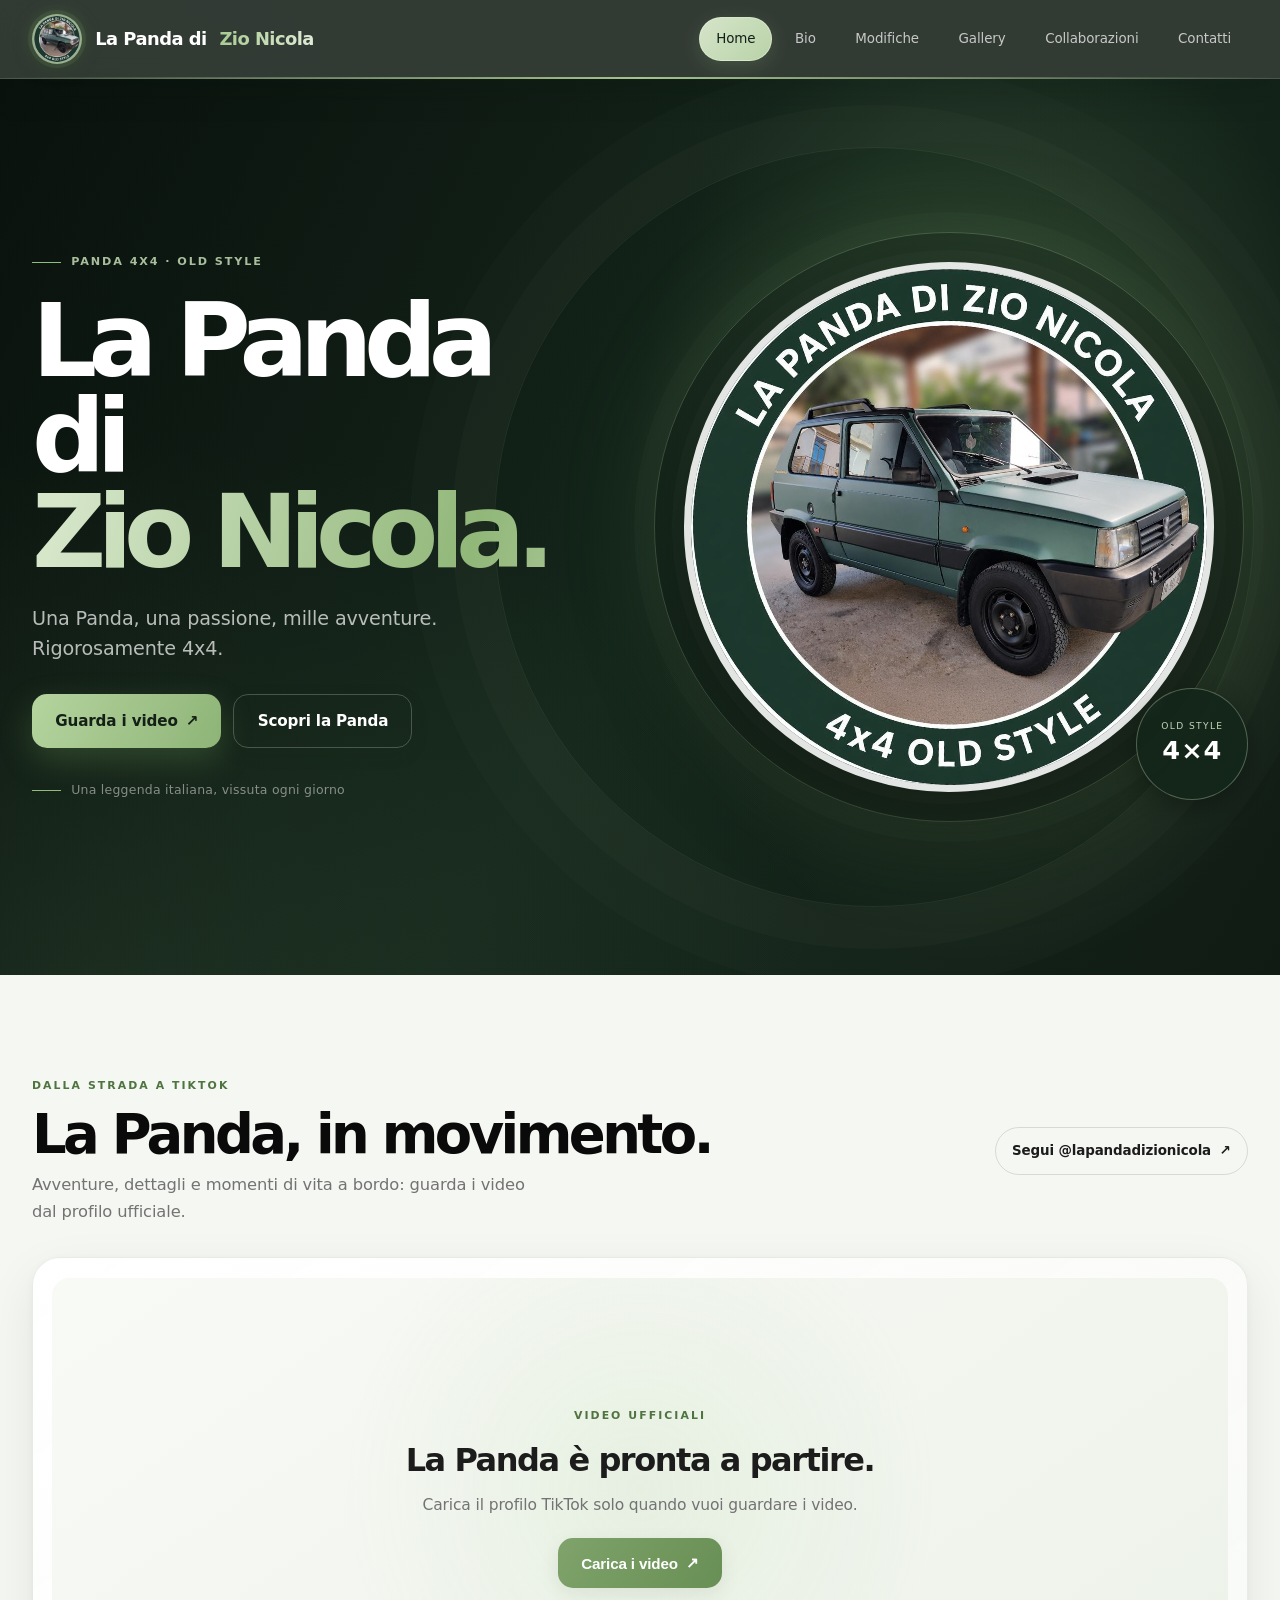
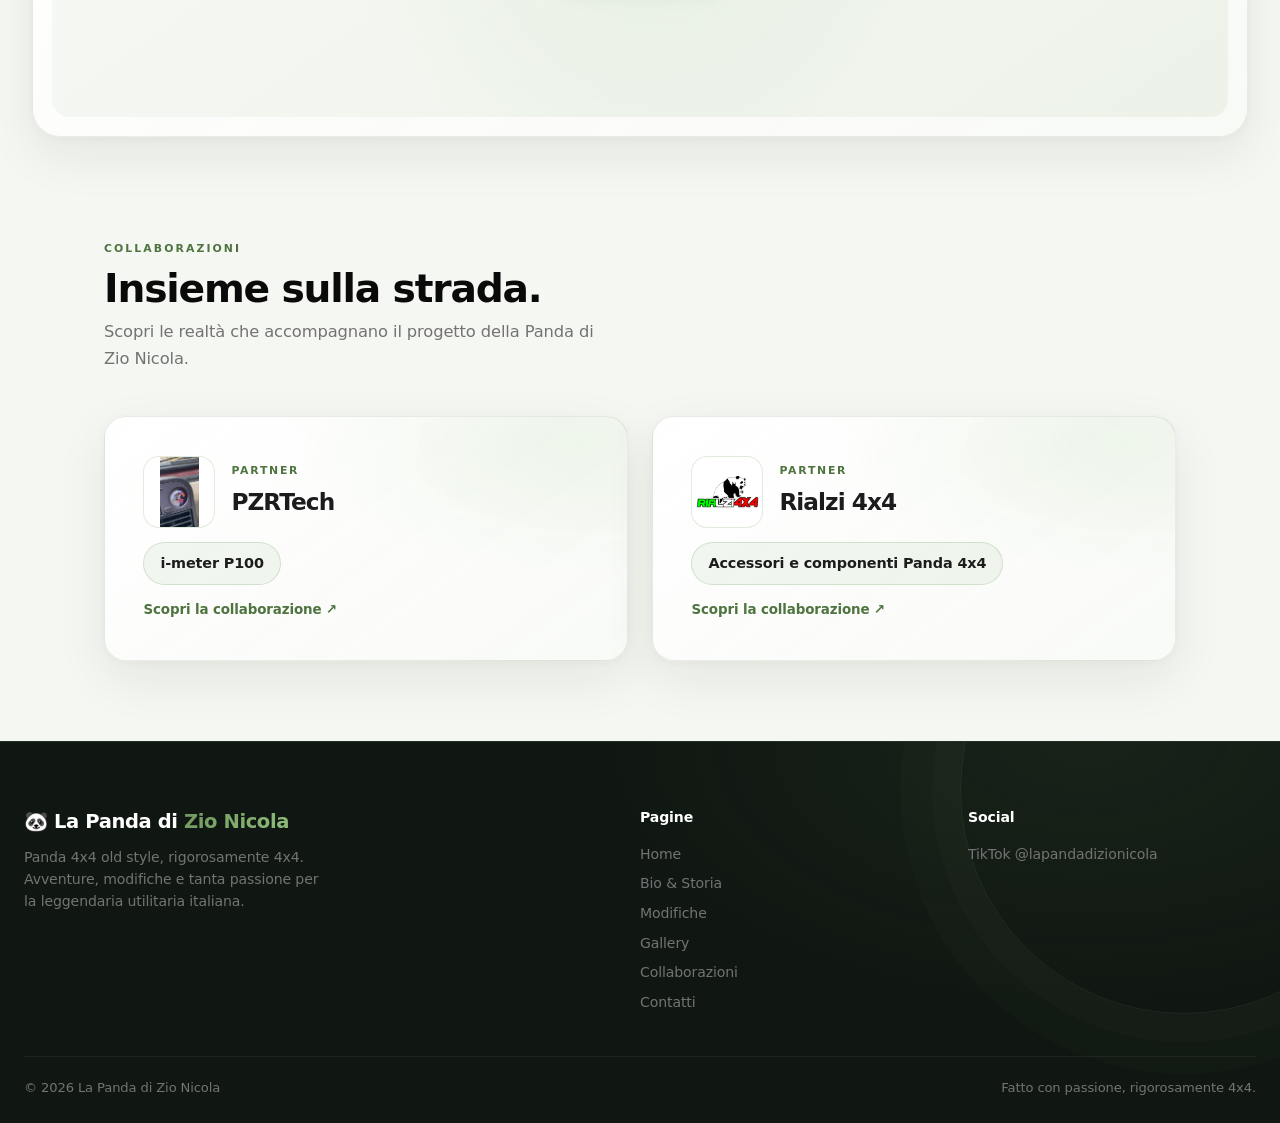
<file: index.html>
<!DOCTYPE html>
<html lang="it">
<head>
  <meta name="google-site-verification" content="DlG1tABhUDl9EbPX26I7Wb92DMGZ_enBdIQBBRDRj8Q" />
  <meta charset="UTF-8">
  <meta name="viewport" content="width=device-width, initial-scale=1.0">
  <title>La Panda di Zio Nicola | Home – Video TikTok</title>
  <meta name="description" content="Panda 4x4 old style rigorosamente 4x4. Avventure e modifiche della Panda di Zio Nicola. Guarda gli ultimi video TikTok.">
  <link rel="stylesheet" href="css/style.css">
  <link rel="icon" type="image/svg+xml" href="favicon.svg">
  <script>
    try {
      var pageVisitCount = Number(localStorage.getItem('panda-page-visit-count')) || 0;
      pageVisitCount += 1;
      localStorage.setItem('panda-page-visit-count', String(pageVisitCount));
      if (pageVisitCount % 3 !== 0) {
        document.documentElement.classList.add('intro-seen');
      }
    } catch (error) {
      document.documentElement.classList.add('intro-seen');
    }
  </script>
  <noscript><style>.site-loader { display: none !important; } body.is-loading { overflow: auto !important; }</style></noscript>
</head>
<body class="is-loading">

  <div class="site-loader" id="site-loader" role="status" aria-live="polite">
    <div class="loader-content">
      <div class="loader-photo-wrap" aria-hidden="true"><img class="loader-photo" src="TuleS-ottimizzata.jpg" alt=""></div>
      <p class="loader-kicker">LA PANDA DI ZIO NICOLA</p>
      <h2>La Panda è in partenza.</h2>
      <p class="loader-caption" aria-live="off">La prossima avventura comincia qui.</p>
      <div class="loader-track" aria-hidden="true"><span></span></div>
    </div>
  </div>

  <!-- Header -->
  <header class="site-header">
    <div class="header-inner">
      <a href="index.html" class="logo">
        <span class="logo-icon"><img src="TuleS-ottimizzata.jpg" alt=""></span>
        La Panda di <span>Zio Nicola</span>
      </a>
      <button class="menu-toggle" aria-label="Apri menu" onclick="document.querySelector('.nav').classList.toggle('open')">☰</button>
      <nav class="nav">
        <a href="index.html" class="active">Home</a>
        <a href="bio.html">Bio</a>
        <a href="modifiche.html">Modifiche</a>
        <a href="galleria.html">Gallery</a>
        <a href="collaborazioni.html">Collaborazioni</a>
        <a href="contatti.html">Contatti</a>
      </nav>
    </div>
  </header>

  <main>
    <section class="hero home-hero">
      <div class="home-hero-inner">
        <div class="home-hero-copy">
          <p class="hero-eyebrow"><span></span> PANDA 4X4 · OLD STYLE</p>
          <h1>La Panda di<br><span>Zio Nicola.</span></h1>
          <p class="tagline">Una Panda, una passione, mille avventure.<br>Rigorosamente 4x4.</p>
          <div class="hero-buttons">
            <a href="#video" class="btn btn-primary">Guarda i video <span aria-hidden="true">↗</span></a>
            <a href="modifiche.html" class="btn btn-outline">Scopri la Panda</a>
          </div>
          <p class="hero-signature"><span></span> Una leggenda italiana, vissuta ogni giorno</p>
        </div>
        <div class="home-hero-art">
          <div class="hero-art-ring"></div>
          <img class="hero-badge" src="TuleS-ottimizzata.jpg" alt="La Panda 4x4 verde di Zio Nicola" fetchpriority="high">
          <span class="hero-art-label">OLD STYLE<br><strong>4×4</strong></span>
        </div>
      </div>
    </section>

    <section class="container creator-section" id="video">
      <div class="creator-heading">
        <div>
          <p class="section-eyebrow">DALLA STRADA A TIKTOK</p>
          <h2 class="section-title">La Panda, in movimento.</h2>
          <p class="section-subtitle">Avventure, dettagli e momenti di vita a bordo: guarda i video dal profilo ufficiale.</p>
        </div>
        <a class="creator-link" href="https://www.tiktok.com/@lapandadizionicola" target="_blank" rel="noopener">
          Segui @lapandadizionicola <span aria-hidden="true">↗</span>
        </a>
      </div>

      <div class="creator-embed" id="creator-embed">
        <div class="creator-load">
          <p class="section-eyebrow">VIDEO UFFICIALI</p>
          <h3>La Panda è pronta a partire.</h3>
          <p>Carica il profilo TikTok solo quando vuoi guardare i video.</p>
          <button class="btn btn-primary" id="load-tiktok" type="button">Carica i video <span aria-hidden="true">↗</span></button>
        </div>
      </div>
      <script>
        document.getElementById('load-tiktok').addEventListener('click', function () {
          var embed = document.getElementById('creator-embed');
          embed.innerHTML = '<blockquote class="tiktok-embed" cite="https://www.tiktok.com/@lapandadizionicola" data-unique-id="lapandadizionicola" data-embed-from="oembed" data-embed-type="creator" style="max-width:780px;min-width:288px;width:100%"><section><a target="_blank" rel="noopener" href="https://www.tiktok.com/@lapandadizionicola">@lapandadizionicola</a></section></blockquote>';
          var script = document.createElement('script');
          script.src = 'https://www.tiktok.com/embed.js';
          script.async = true;
          embed.appendChild(script);
        }, { once: true });
      </script>
    </section>

    <section class="container collab-section" id="collab" aria-labelledby="collab-title">
      <div class="collab-heading">
        <p class="section-eyebrow">COLLABORAZIONI</p>
        <h2 class="section-title" id="collab-title">Insieme sulla strada.</h2>
        <p class="section-subtitle">Scopri le realtà che accompagnano il progetto della Panda di Zio Nicola.</p>
      </div>
      <a class="collab-card" href="collaborazioni.html" aria-label="Scopri la collaborazione con PZRTech">
        <div class="collab-brand">
          <img class="collab-home-image" src="imm/1.jpg" alt="">
          <div>
            <p class="collab-label">PARTNER</p>
            <h3>PZRTech</h3>
          </div>
        </div>
        <span class="collab-product">i-meter P100</span>
        <span class="collab-card-link" aria-hidden="true">Scopri la collaborazione ↗</span>
      </a>
      <a class="collab-card" href="collaborazioni.html" aria-label="Scopri la collaborazione con Rialzi 4x4">
        <div class="collab-brand">
          <img class="collab-home-logo" src="imm/2.png" alt="">
          <div>
            <p class="collab-label">PARTNER</p>
            <h3>Rialzi 4x4</h3>
          </div>
        </div>
        <span class="collab-product">Accessori e componenti Panda 4x4</span>
        <span class="collab-card-link" aria-hidden="true">Scopri la collaborazione ↗</span>
      </a>
    </section>
  </main>

  <!-- Footer -->
  <footer class="site-footer">
    <div class="footer-inner">
      <div>
        <div class="footer-brand">🐼 La Panda di <span>Zio Nicola</span></div>
        <p class="footer-desc">Panda 4x4 old style, rigorosamente 4x4. Avventure, modifiche e tanta passione per la leggendaria utilitaria italiana.</p>
      </div>
      <div class="footer-col">
        <h4>Pagine</h4>
        <a href="index.html">Home</a>
        <a href="bio.html">Bio &amp; Storia</a>
        <a href="modifiche.html">Modifiche</a>
        <a href="galleria.html">Gallery</a>
        <a href="collaborazioni.html">Collaborazioni</a>
        <a href="contatti.html">Contatti</a>
      </div>
      <div class="footer-col">
        <h4>Social</h4>
        <a href="https://www.tiktok.com/@lapandadizionicola" target="_blank" rel="noopener">TikTok @lapandadizionicola</a>
      </div>
    </div>
    <div class="footer-bottom">
      <span>© 2026 La Panda di Zio Nicola</span>
      <span>Fatto con passione, rigorosamente 4x4.</span>
    </div>
  </footer>

  <script src="js/site.js"></script>
</body>
</html>
</file>
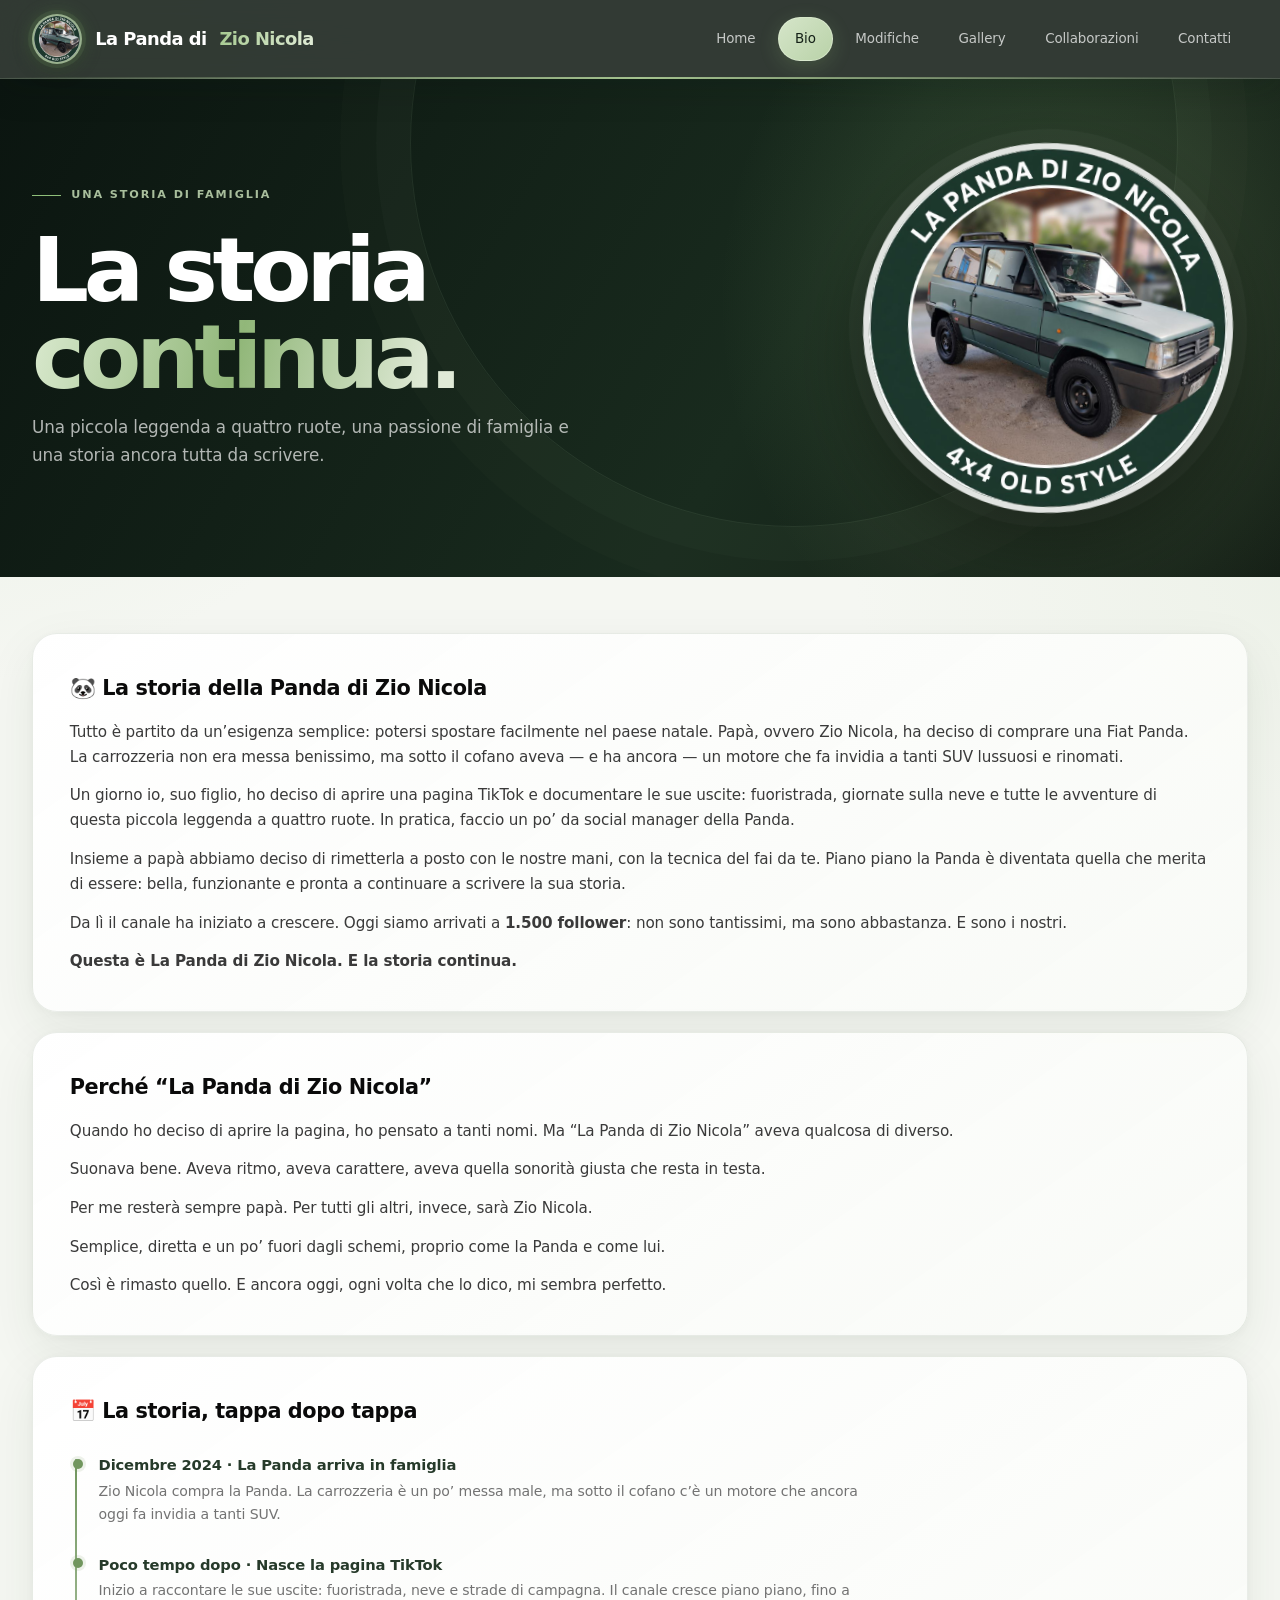
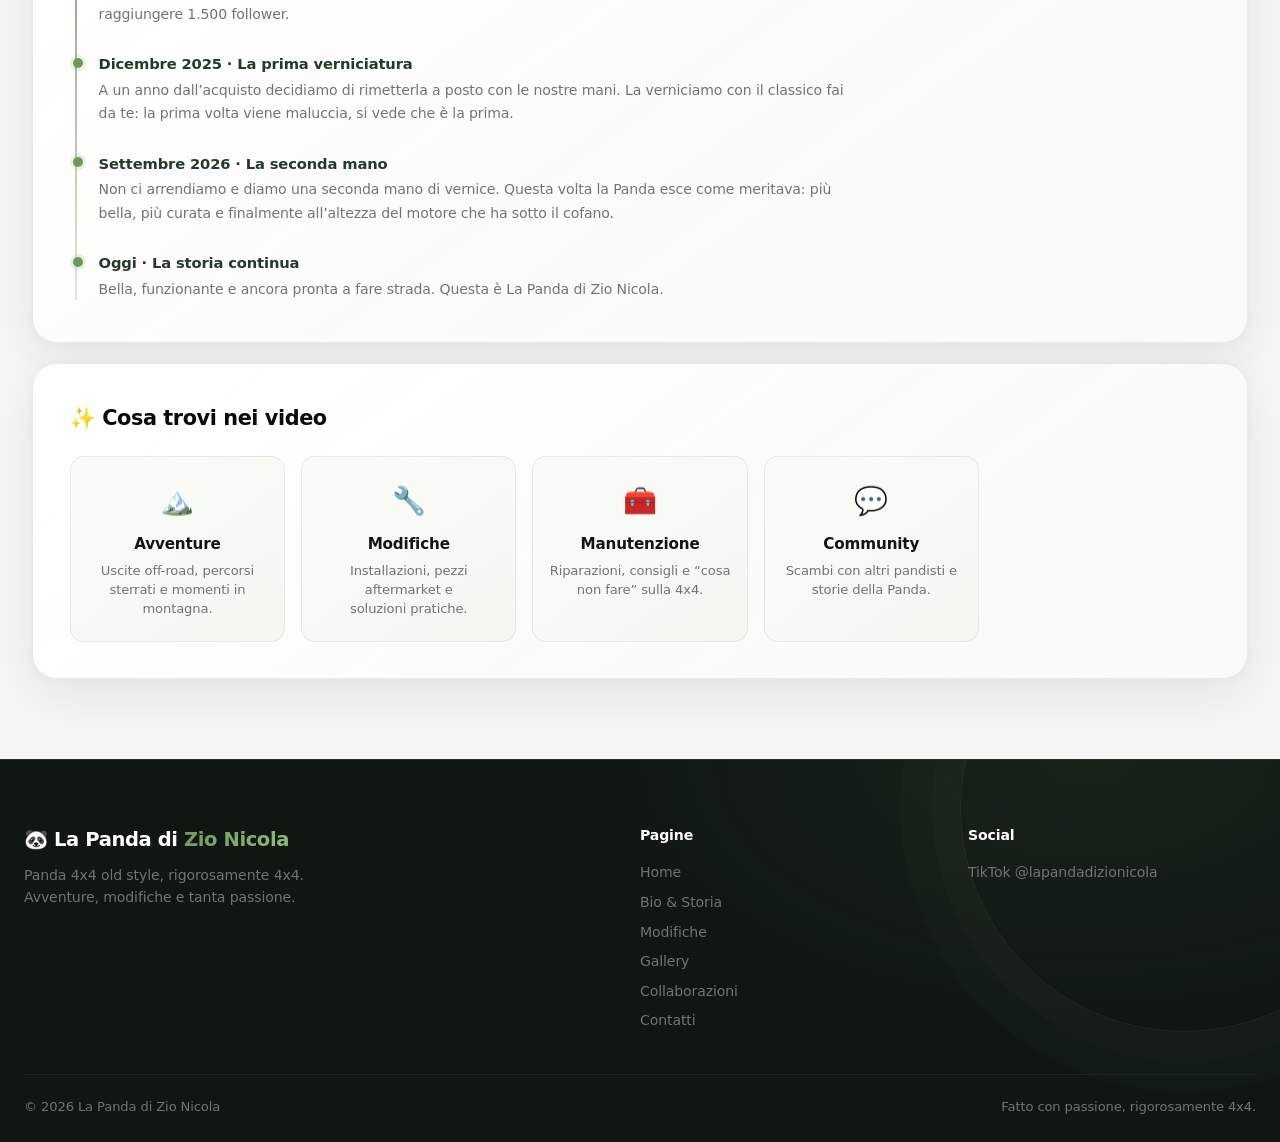
<file: bio.html>
<!DOCTYPE html>
<html lang="it">
<head>
  <meta charset="UTF-8">
  <meta name="viewport" content="width=device-width, initial-scale=1.0">
  <title>Bio &amp; Storia | La Panda di Zio Nicola</title>
  <meta name="description" content="La storia della Panda di Zio Nicola: una Fiat Panda 4x4 old style, avventure e modifiche.">
  <link rel="stylesheet" href="css/style.css">
  <link rel="icon" type="image/svg+xml" href="favicon.svg">
  <script>
    try {
      var pageVisitCount = Number(localStorage.getItem('panda-page-visit-count')) || 0;
      pageVisitCount += 1;
      localStorage.setItem('panda-page-visit-count', String(pageVisitCount));
      if (pageVisitCount % 3 !== 0) {
        document.documentElement.classList.add('intro-seen');
      }
    } catch (error) {
      document.documentElement.classList.add('intro-seen');
    }
  </script>
  <noscript><style>.site-loader { display: none !important; } body.is-loading { overflow: auto !important; }</style></noscript>
</head>
<body class="is-loading">

  <div class="site-loader" id="site-loader" role="status" aria-live="polite">
    <div class="loader-content">
      <div class="loader-photo-wrap" aria-hidden="true"><img class="loader-photo" src="TuleS-ottimizzata.jpg" alt=""></div>
      <p class="loader-kicker">LA PANDA DI ZIO NICOLA</p>
      <h2>La Panda è in partenza.</h2>
      <p class="loader-caption" aria-live="off">La prossima avventura comincia qui.</p>
      <div class="loader-track" aria-hidden="true"><span></span></div>
    </div>
  </div>

  <header class="site-header">
    <div class="header-inner">
      <a href="index.html" class="logo">
        <span class="logo-icon"><img src="TuleS-ottimizzata.jpg" alt=""></span>
        La Panda di <span>Zio Nicola</span>
      </a>
      <button class="menu-toggle" aria-label="Apri menu" onclick="document.querySelector('.nav').classList.toggle('open')">☰</button>
      <nav class="nav">
        <a href="index.html">Home</a>
        <a href="bio.html" class="active">Bio</a>
        <a href="modifiche.html">Modifiche</a>
        <a href="galleria.html">Gallery</a>
        <a href="collaborazioni.html">Collaborazioni</a>
        <a href="contatti.html">Contatti</a>
      </nav>
    </div>
  </header>

  <main>
    <section class="page-hero">
      <div class="page-hero-inner">
        <div>
          <p class="hero-eyebrow"><span></span> UNA STORIA DI FAMIGLIA</p>
          <h1>La storia<br><span>continua.</span></h1>
          <p>Una piccola leggenda a quattro ruote, una passione di famiglia e una storia ancora tutta da scrivere.</p>
        </div>
        <img src="TuleS-ottimizzata.jpg" alt="La Panda 4x4 di Zio Nicola" fetchpriority="high">
      </div>
    </section>

    <section class="container bio-content story-content">

      <article class="bio-card">
        <h2>🐼 La storia della Panda di Zio Nicola</h2>
        <p>
          Tutto è partito da un’esigenza semplice: potersi spostare facilmente nel paese natale.
          Papà, ovvero Zio Nicola, ha deciso di comprare una Fiat Panda. La carrozzeria non era messa benissimo,
          ma sotto il cofano aveva — e ha ancora — un motore che fa invidia a tanti SUV lussuosi e rinomati.
        </p>
        <p>
          Un giorno io, suo figlio, ho deciso di aprire una pagina TikTok e documentare le sue uscite:
          fuoristrada, giornate sulla neve e tutte le avventure di questa piccola leggenda a quattro ruote.
          In pratica, faccio un po’ da social manager della Panda.
        </p>
        <p>
          Insieme a papà abbiamo deciso di rimetterla a posto con le nostre mani, con la tecnica del fai da te.
          Piano piano la Panda è diventata quella che merita di essere: bella, funzionante e pronta a continuare
          a scrivere la sua storia.
        </p>
        <p>
          Da lì il canale ha iniziato a crescere. Oggi siamo arrivati a <strong>1.500 follower</strong>:
          non sono tantissimi, ma sono abbastanza. E sono i nostri.
        </p>
        <p><strong>Questa è La Panda di Zio Nicola. E la storia continua.</strong></p>
      </article>

      <article class="bio-card">
        <h2>Perché “La Panda di Zio Nicola”</h2>
        <p>Quando ho deciso di aprire la pagina, ho pensato a tanti nomi. Ma “La Panda di Zio Nicola” aveva qualcosa di diverso.</p>
        <p>Suonava bene. Aveva ritmo, aveva carattere, aveva quella sonorità giusta che resta in testa.</p>
        <p>Per me resterà sempre papà. Per tutti gli altri, invece, sarà Zio Nicola.</p>
        <p>Semplice, diretta e un po’ fuori dagli schemi, proprio come la Panda e come lui.</p>
        <p>Così è rimasto quello. E ancora oggi, ogni volta che lo dico, mi sembra perfetto.</p>
      </article>

      <article class="bio-card">
        <h2>📅 La storia, tappa dopo tappa</h2>
        <div class="timeline">
          <div class="timeline-item">
            <strong>Dicembre 2024 · La Panda arriva in famiglia</strong>
            <span>Zio Nicola compra la Panda. La carrozzeria è un po’ messa male, ma sotto il cofano c’è un motore che ancora oggi fa invidia a tanti SUV.</span>
          </div>
          <div class="timeline-item">
            <strong>Poco tempo dopo · Nasce la pagina TikTok</strong>
            <span>Inizio a raccontare le sue uscite: fuoristrada, neve e strade di campagna. Il canale cresce piano piano, fino a raggiungere 1.500 follower.</span>
          </div>
          <div class="timeline-item">
            <strong>Dicembre 2025 · La prima verniciatura</strong>
            <span>A un anno dall’acquisto decidiamo di rimetterla a posto con le nostre mani. La verniciamo con il classico fai da te: la prima volta viene maluccia, si vede che è la prima.</span>
          </div>
          <div class="timeline-item">
            <strong>Settembre 2026 · La seconda mano</strong>
            <span>Non ci arrendiamo e diamo una seconda mano di vernice. Questa volta la Panda esce come meritava: più bella, più curata e finalmente all’altezza del motore che ha sotto il cofano.</span>
          </div>
          <div class="timeline-item">
            <strong>Oggi · La storia continua</strong>
            <span>Bella, funzionante e ancora pronta a fare strada. Questa è La Panda di Zio Nicola.</span>
          </div>
        </div>
      </article>

      <article class="bio-card">
        <h2>✨ Cosa trovi nei video</h2>
        <div class="features-grid">
          <div class="feature">
            <div class="icon">🏔️</div>
            <h3>Avventure</h3>
            <p>Uscite off-road, percorsi sterrati e momenti in montagna.</p>
          </div>
          <div class="feature">
            <div class="icon">🔧</div>
            <h3>Modifiche</h3>
            <p>Installazioni, pezzi aftermarket e soluzioni pratiche.</p>
          </div>
          <div class="feature">
            <div class="icon">🧰</div>
            <h3>Manutenzione</h3>
            <p>Riparazioni, consigli e “cosa non fare” sulla 4x4.</p>
          </div>
          <div class="feature">
            <div class="icon">💬</div>
            <h3>Community</h3>
            <p>Scambi con altri pandisti e storie della Panda.</p>
          </div>
        </div>
      </article>

    </section>
  </main>

  <footer class="site-footer">
    <div class="footer-inner">
      <div>
        <div class="footer-brand">🐼 La Panda di <span>Zio Nicola</span></div>
        <p class="footer-desc">Panda 4x4 old style, rigorosamente 4x4. Avventure, modifiche e tanta passione.</p>
      </div>
      <div class="footer-col">
        <h4>Pagine</h4>
        <a href="index.html">Home</a>
        <a href="bio.html">Bio &amp; Storia</a>
        <a href="modifiche.html">Modifiche</a>
        <a href="galleria.html">Gallery</a>
        <a href="collaborazioni.html">Collaborazioni</a>
        <a href="contatti.html">Contatti</a>
      </div>
      <div class="footer-col">
        <h4>Social</h4>
        <a href="https://www.tiktok.com/@lapandadizionicola" target="_blank" rel="noopener">TikTok @lapandadizionicola</a>
      </div>
    </div>
    <div class="footer-bottom">
      <span>© 2026 La Panda di Zio Nicola</span>
      <span>Fatto con passione, rigorosamente 4x4.</span>
    </div>
  </footer>

  <script src="js/site.js"></script>
</body>
</html>
</file>
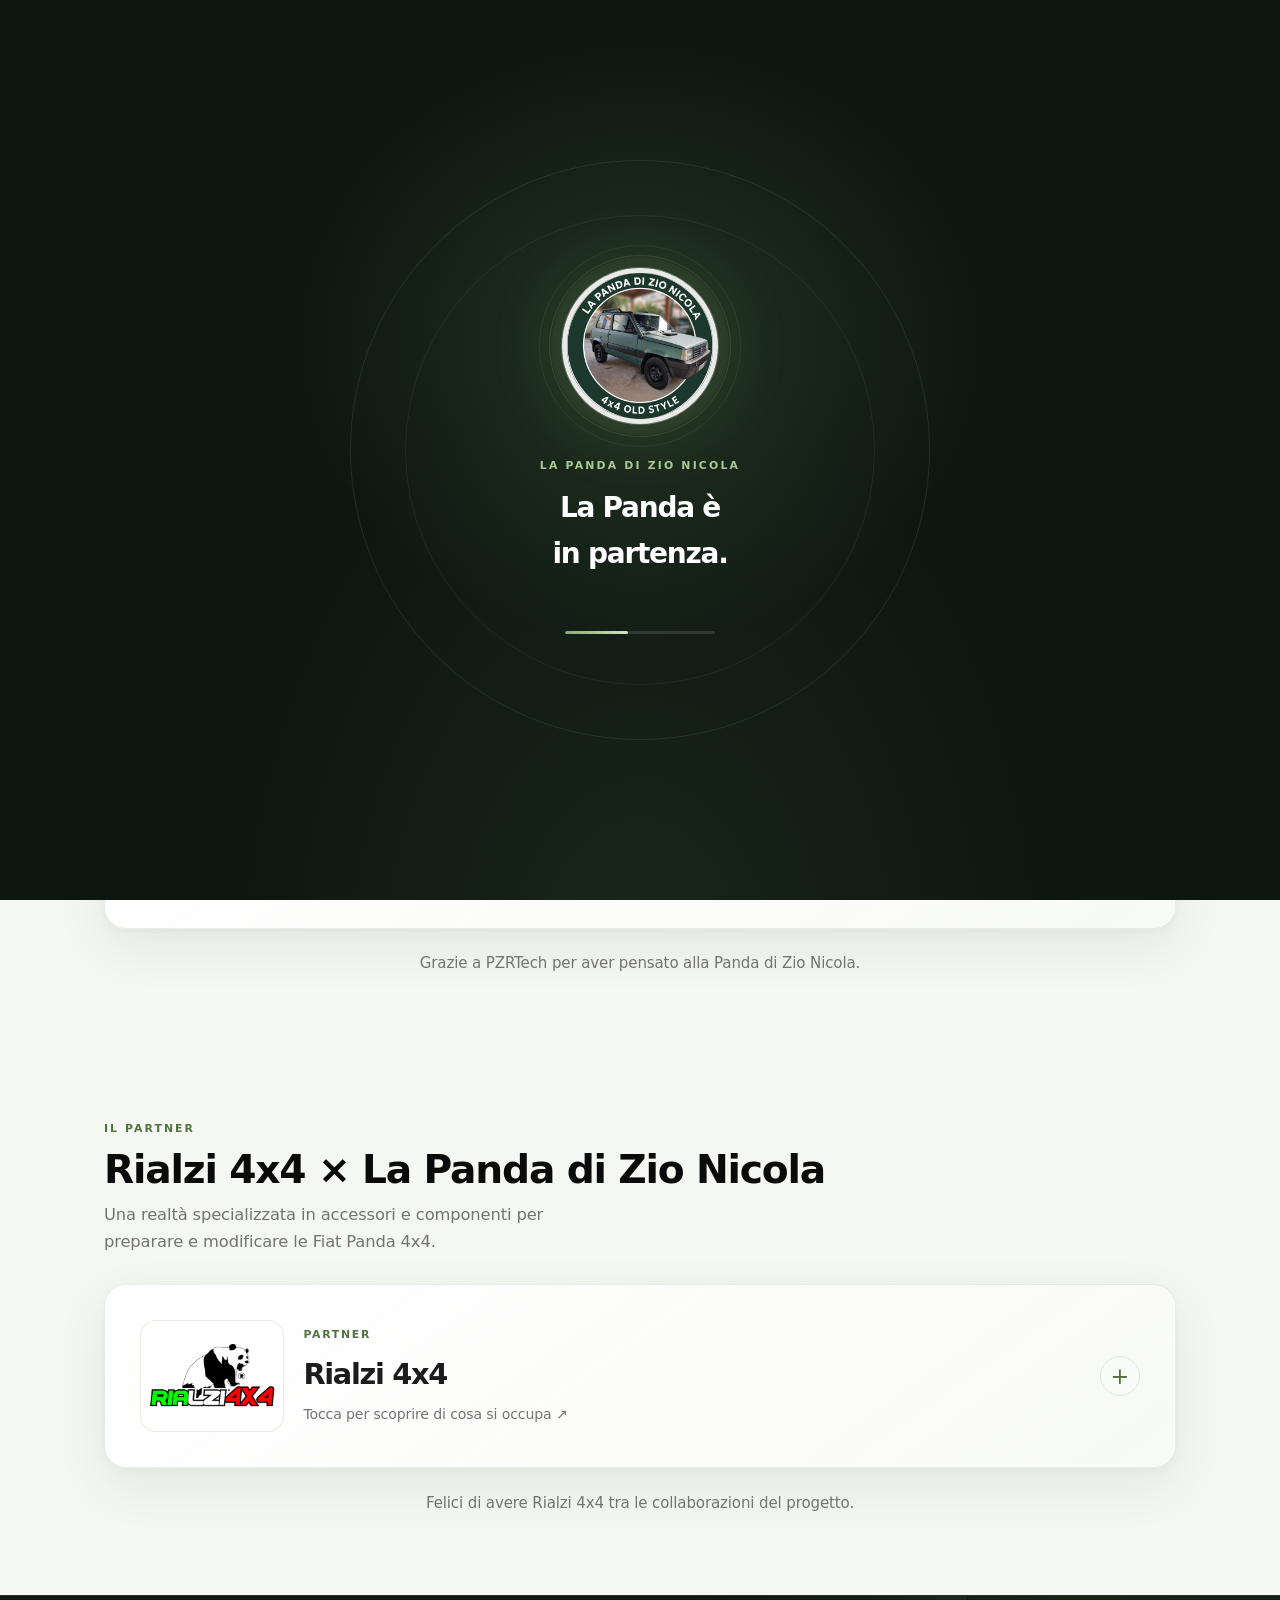
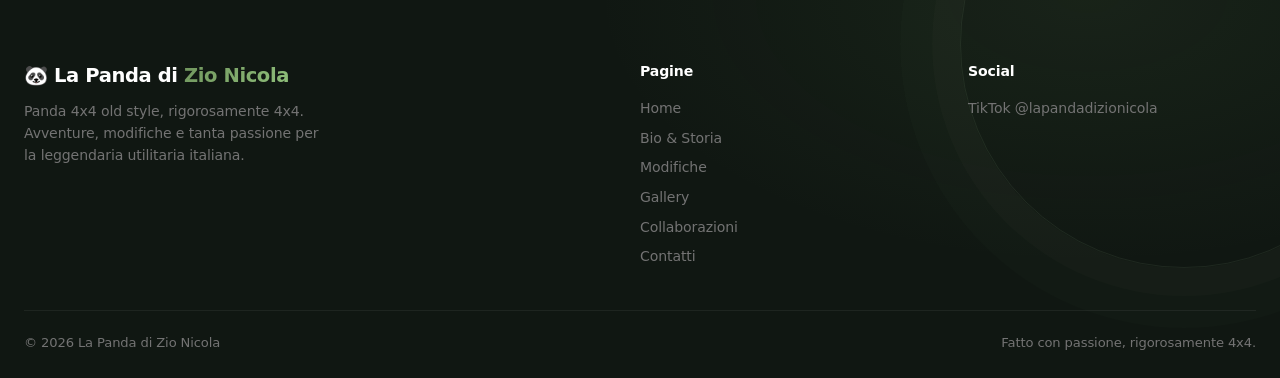
<file: collaborazioni.html>
<!DOCTYPE html>
<html lang="it">
<head>
  <meta charset="UTF-8">
  <meta name="viewport" content="width=device-width, initial-scale=1.0">
  <title>Collaborazioni | La Panda di Zio Nicola</title>
  <meta name="description" content="Scopri le collaborazioni di La Panda di Zio Nicola con PZRTech e Rialzi 4x4.">
  <link rel="stylesheet" href="css/style.css">
  <link rel="icon" type="image/svg+xml" href="favicon.svg">
  <script>
    try {
      var pageVisitCount = Number(localStorage.getItem('panda-page-visit-count')) || 0;
      pageVisitCount += 1;
      localStorage.setItem('panda-page-visit-count', String(pageVisitCount));
      if (pageVisitCount % 3 !== 0) {
        document.documentElement.classList.add('intro-seen');
      }
    } catch (error) {
      document.documentElement.classList.add('intro-seen');
    }
  </script>
  <noscript><style>.site-loader { display: none !important; } body.is-loading { overflow: auto !important; }</style></noscript>
</head>
<body class="is-loading">

  <div class="site-loader" id="site-loader" role="status" aria-live="polite">
    <div class="loader-content">
      <div class="loader-photo-wrap" aria-hidden="true"><img class="loader-photo" src="TuleS-ottimizzata.jpg" alt=""></div>
      <p class="loader-kicker">LA PANDA DI ZIO NICOLA</p>
      <h2>La Panda è in partenza.</h2>
      <p class="loader-caption" aria-live="off">La prossima avventura comincia qui.</p>
      <div class="loader-track" aria-hidden="true"><span></span></div>
    </div>
  </div>

  <header class="site-header">
    <div class="header-inner">
      <a href="index.html" class="logo">
        <span class="logo-icon"><img src="TuleS-ottimizzata.jpg" alt=""></span>
        La Panda di <span>Zio Nicola</span>
      </a>
      <button class="menu-toggle" aria-label="Apri menu" onclick="document.querySelector('.nav').classList.toggle('open')">☰</button>
      <nav class="nav">
        <a href="index.html">Home</a>
        <a href="bio.html">Bio</a>
        <a href="modifiche.html">Modifiche</a>
        <a href="galleria.html">Gallery</a>
        <a href="collaborazioni.html" class="active" aria-current="page">Collaborazioni</a>
        <a href="contatti.html">Contatti</a>
      </nav>
    </div>
  </header>

  <main>
    <section class="page-hero collab-page-hero">
      <div class="page-hero-inner">
        <div>
          <p class="hero-eyebrow"><span></span> INSIEME SULLA STRADA</p>
          <h1>Insieme<br><span>sulla strada.</span></h1>
          <p>Le collaborazioni che accompagnano il progetto della Panda di Zio Nicola: PZRTech e Rialzi 4x4.</p>
        </div>
        <div class="collab-hero-mark" aria-hidden="true">PZR<span>TECH</span></div>
      </div>
    </section>

    <section class="container collab-story" aria-labelledby="collab-story-title">
      <div class="collab-story-intro">
        <p class="section-eyebrow">IL PARTNER</p>
        <h2 class="section-title" id="collab-story-title">PZRTech × La Panda di Zio Nicola</h2>
        <p class="section-subtitle">La collaborazione è nata con l’invio dell’i-meter P100 da parte di PZRTech. Il dispositivo è il protagonista di questa nuova avventura insieme.</p>
      </div>

      <details class="collab-disclosure">
        <summary class="collab-object">
          <img class="collab-object-image" src="imm/1.jpg" alt="i-meter P100 PZRTech installato sulla Panda">
          <span class="collab-object-copy">
            <span class="collab-label">IL PRODOTTO DELLA COLLABORAZIONE</span>
            <strong>i-meter P100</strong>
            <span class="collab-object-hint">Tocca per scoprire la storia ↗</span>
          </span>
          <span class="collab-disclosure-indicator" aria-hidden="true">+</span>
        </summary>
        <div class="collab-detail-card">
          <p class="section-eyebrow">LA STORIA DEL PRODOTTO</p>
          <h3>Un nuovo arrivo per la Panda</h3>
          <p>PZRTech ci ha inviato il suo i-meter P100 e siamo felici di raccontare questa collaborazione alla community della Panda di Zio Nicola.</p>
          <p>Questa pagina si arricchirà con la nostra esperienza e con i dettagli del prodotto man mano che li documenteremo. Per ora condividiamo solo ciò che sappiamo con certezza: il partner è PZRTech e il prodotto ricevuto è l’i-meter P100.</p>
        </div>
      </details>

      <p class="collab-thanks">Grazie a PZRTech per aver pensato alla Panda di Zio Nicola.</p>
    </section>

    <section class="container collab-story collab-story-secondary" aria-labelledby="rialzi-story-title">
      <div class="collab-story-intro">
        <p class="section-eyebrow">IL PARTNER</p>
        <h2 class="section-title" id="rialzi-story-title">Rialzi 4x4 × La Panda di Zio Nicola</h2>
        <p class="section-subtitle">Una realtà specializzata in accessori e componenti per preparare e modificare le Fiat Panda 4x4.</p>
      </div>

      <details class="collab-disclosure">
        <summary class="collab-object">
          <img class="collab-object-logo" src="imm/2.png" alt="Logo Rialzi 4x4">
          <span class="collab-object-copy">
            <span class="collab-label">PARTNER</span>
            <strong>Rialzi 4x4</strong>
            <span class="collab-object-hint">Tocca per scoprire di cosa si occupa ↗</span>
          </span>
          <span class="collab-disclosure-indicator" aria-hidden="true">+</span>
        </summary>
        <div class="collab-detail-card">
          <p class="section-eyebrow">DI COSA SI OCCUPA</p>
          <h3>Componenti e preparazioni per Panda 4x4</h3>
          <p>Rialzi 4x4 propone ricambi, accessori e soluzioni per modificare e preparare le Fiat Panda 4x4. Nel catalogo si trovano, tra gli altri, ammortizzatori rinforzati e rialzati, kit di sospensioni e componenti dedicati alle diverse serie della Panda.</p>
          <p>Per conoscere i prodotti disponibili e verificare la compatibilità con la propria auto, visita il <a href="https://www.rialzipanda4x4.com/" target="_blank" rel="noopener noreferrer">sito ufficiale di Rialzi 4x4 <span aria-hidden="true">↗</span></a>.</p>
        </div>
      </details>

      <p class="collab-thanks">Felici di avere Rialzi 4x4 tra le collaborazioni del progetto.</p>
    </section>
  </main>

  <footer class="site-footer">
    <div class="footer-inner">
      <div>
        <div class="footer-brand">🐼 La Panda di <span>Zio Nicola</span></div>
        <p class="footer-desc">Panda 4x4 old style, rigorosamente 4x4. Avventure, modifiche e tanta passione per la leggendaria utilitaria italiana.</p>
      </div>
      <div class="footer-col">
        <h4>Pagine</h4>
        <a href="index.html">Home</a>
        <a href="bio.html">Bio &amp; Storia</a>
        <a href="modifiche.html">Modifiche</a>
        <a href="galleria.html">Gallery</a>
        <a href="collaborazioni.html">Collaborazioni</a>
        <a href="contatti.html">Contatti</a>
      </div>
      <div class="footer-col">
        <h4>Social</h4>
        <a href="https://www.tiktok.com/@lapandadizionicola" target="_blank" rel="noopener">TikTok @lapandadizionicola</a>
      </div>
    </div>
    <div class="footer-bottom">
      <span>© 2026 La Panda di Zio Nicola</span>
      <span>Fatto con passione, rigorosamente 4x4.</span>
    </div>
  </footer>

  <script src="js/site.js"></script>
</body>
</html>
</file>
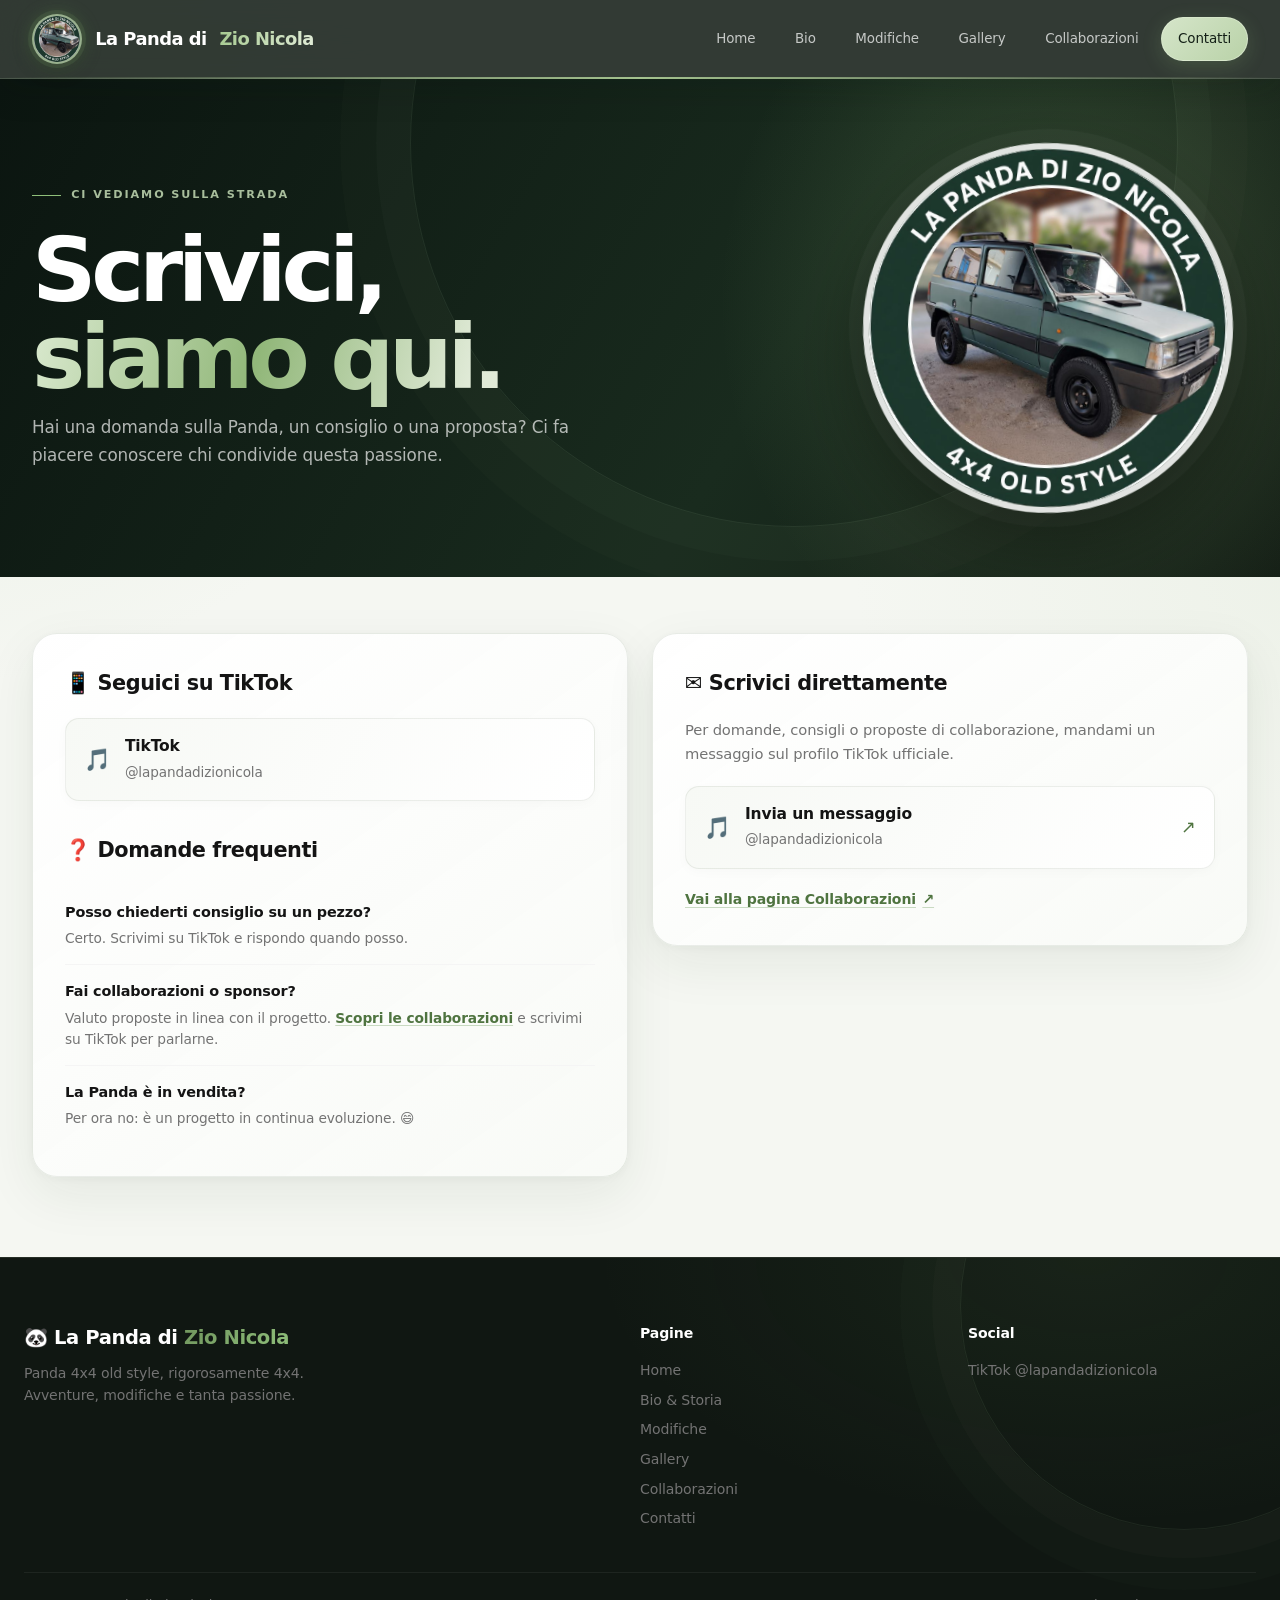
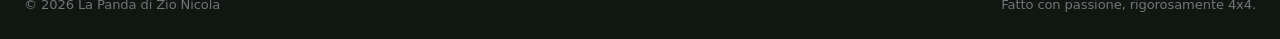
<file: contatti.html>
<!DOCTYPE html>
<html lang="it">
<head>
  <meta charset="UTF-8">
  <meta name="viewport" content="width=device-width, initial-scale=1.0">
  <title>Contatti &amp; Community | La Panda di Zio Nicola</title>
  <meta name="description" content="Contatta La Panda di Zio Nicola su TikTok per domande, consigli e proposte di collaborazione.">
  <link rel="stylesheet" href="css/style.css">
  <link rel="icon" type="image/svg+xml" href="favicon.svg">
  <script>
    try {
      var pageVisitCount = Number(localStorage.getItem('panda-page-visit-count')) || 0;
      pageVisitCount += 1;
      localStorage.setItem('panda-page-visit-count', String(pageVisitCount));
      if (pageVisitCount % 3 !== 0) {
        document.documentElement.classList.add('intro-seen');
      }
    } catch (error) {
      document.documentElement.classList.add('intro-seen');
    }
  </script>
  <noscript><style>.site-loader { display: none !important; } body.is-loading { overflow: auto !important; }</style></noscript>
</head>
<body class="is-loading">

  <div class="site-loader" id="site-loader" role="status" aria-live="polite">
    <div class="loader-content">
      <div class="loader-photo-wrap" aria-hidden="true"><img class="loader-photo" src="TuleS-ottimizzata.jpg" alt=""></div>
      <p class="loader-kicker">LA PANDA DI ZIO NICOLA</p>
      <h2>La Panda è in partenza.</h2>
      <p class="loader-caption" aria-live="off">La prossima avventura comincia qui.</p>
      <div class="loader-track" aria-hidden="true"><span></span></div>
    </div>
  </div>

  <header class="site-header">
    <div class="header-inner">
      <a href="index.html" class="logo">
        <span class="logo-icon"><img src="TuleS-ottimizzata.jpg" alt=""></span>
        La Panda di <span>Zio Nicola</span>
      </a>
      <button class="menu-toggle" aria-label="Apri menu" onclick="document.querySelector('.nav').classList.toggle('open')">☰</button>
      <nav class="nav">
        <a href="index.html">Home</a>
        <a href="bio.html">Bio</a>
        <a href="modifiche.html">Modifiche</a>
        <a href="galleria.html">Gallery</a>
        <a href="collaborazioni.html">Collaborazioni</a>
        <a href="contatti.html" class="active">Contatti</a>
      </nav>
    </div>
  </header>

  <main>
    <section class="page-hero">
      <div class="page-hero-inner">
        <div>
          <p class="hero-eyebrow"><span></span> CI VEDIAMO SULLA STRADA</p>
          <h1>Scrivici,<br><span>siamo qui.</span></h1>
          <p>Hai una domanda sulla Panda, un consiglio o una proposta? Ci fa piacere conoscere chi condivide questa passione.</p>
        </div>
        <img src="TuleS-ottimizzata.jpg" alt="La Panda 4x4 di Zio Nicola" fetchpriority="high">
      </div>
    </section>

    <section class="container">
      <div class="contact-grid">

        <!-- Social -->
        <div class="contact-card">
          <h2>📱 Seguici su TikTok</h2>
          <div class="social-links">
            <a href="https://www.tiktok.com/@lapandadizionicola" target="_blank" rel="noopener" class="social-link">
              <span class="icon">🎵</span>
              <div>
                <strong>TikTok</strong><br>
                <span class="social-handle">@lapandadizionicola</span>
              </div>
            </a>
          </div>

          <h2 class="faq-heading">❓ Domande frequenti</h2>
          <div class="faq-list">
            <div class="faq-item">
              <strong>Posso chiederti consiglio su un pezzo?</strong>
              <p>Certo. Scrivimi su TikTok e rispondo quando posso.</p>
            </div>
            <div class="faq-item">
              <strong>Fai collaborazioni o sponsor?</strong>
              <p>Valuto proposte in linea con il progetto. <a href="collaborazioni.html">Scopri le collaborazioni</a> e scrivimi su TikTok per parlarne.</p>
            </div>
            <div class="faq-item">
              <strong>La Panda è in vendita?</strong>
              <p>Per ora no: è un progetto in continua evoluzione. 😄</p>
            </div>
          </div>
        </div>

        <div class="contact-card">
          <h2>✉️ Scrivici direttamente</h2>
          <p class="contact-message">Per domande, consigli o proposte di collaborazione, mandami un messaggio sul profilo TikTok ufficiale.</p>
          <a class="social-link contact-cta-link" href="https://www.tiktok.com/@lapandadizionicola" target="_blank" rel="noopener">
            <span class="icon" aria-hidden="true">🎵</span>
            <span>
              <strong>Invia un messaggio</strong><br>
              <span class="social-handle">@lapandadizionicola</span>
            </span>
            <span class="contact-link-arrow" aria-hidden="true">↗</span>
          </a>
          <a class="contact-collab-link" href="collaborazioni.html">Vai alla pagina Collaborazioni <span aria-hidden="true">↗</span></a>
        </div>

      </div>
    </section>
  </main>

  <footer class="site-footer">
    <div class="footer-inner">
      <div>
        <div class="footer-brand">🐼 La Panda di <span>Zio Nicola</span></div>
        <p class="footer-desc">Panda 4x4 old style, rigorosamente 4x4. Avventure, modifiche e tanta passione.</p>
      </div>
      <div class="footer-col">
        <h4>Pagine</h4>
        <a href="index.html">Home</a>
        <a href="bio.html">Bio &amp; Storia</a>
        <a href="modifiche.html">Modifiche</a>
        <a href="galleria.html">Gallery</a>
        <a href="collaborazioni.html">Collaborazioni</a>
        <a href="contatti.html">Contatti</a>
      </div>
      <div class="footer-col">
        <h4>Social</h4>
        <a href="https://www.tiktok.com/@lapandadizionicola" target="_blank" rel="noopener">TikTok @lapandadizionicola</a>
      </div>
    </div>
    <div class="footer-bottom">
      <span>© 2026 La Panda di Zio Nicola</span>
      <span>Fatto con passione, rigorosamente 4x4.</span>
    </div>
  </footer>

  <script src="js/site.js"></script>
</body>
</html>
</file>
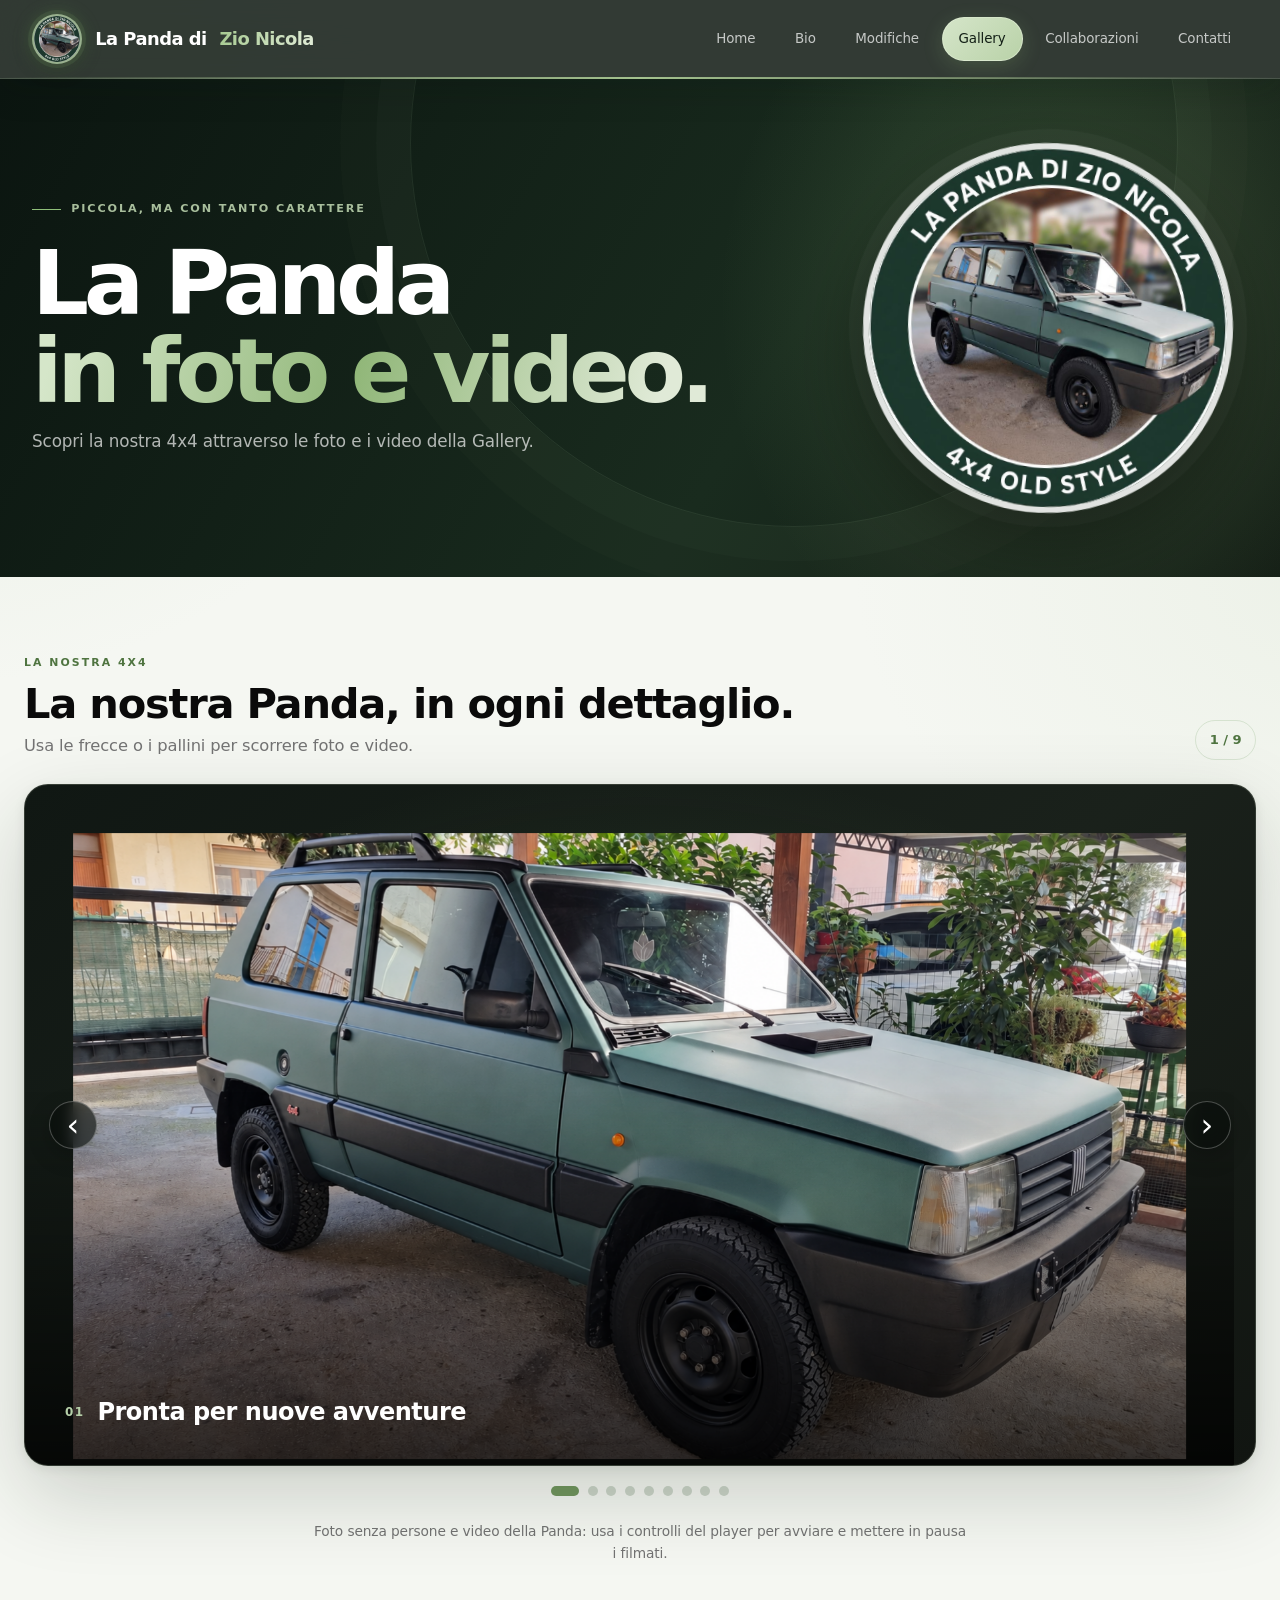
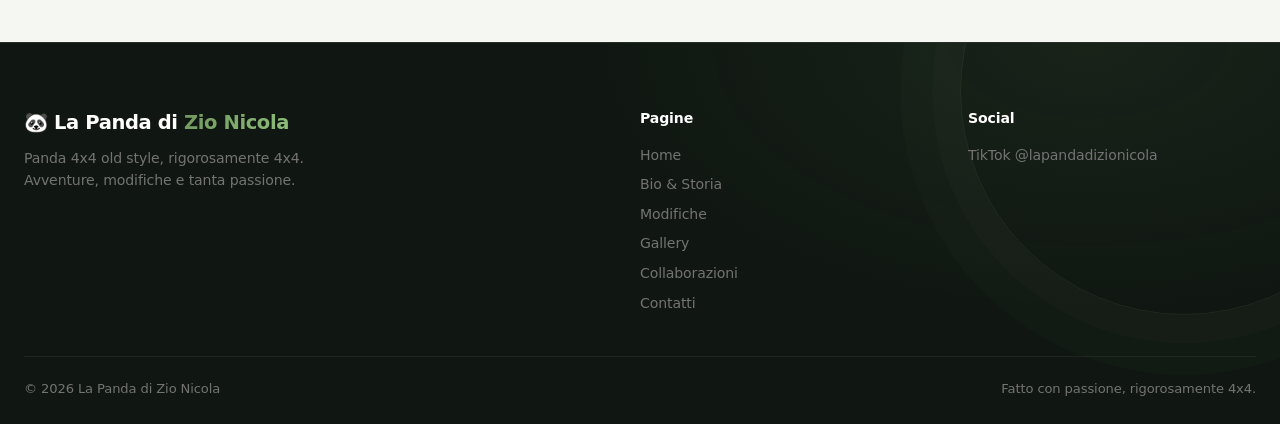
<file: galleria.html>
<!DOCTYPE html>
<html lang="it">
<head>
  <meta charset="UTF-8">
  <meta name="viewport" content="width=device-width, initial-scale=1.0">
  <title>Gallery | La Panda di Zio Nicola</title>
  <meta name="description" content="Foto e video della Panda 4x4 di Zio Nicola: scopri la Gallery e le sue avventure.">
  <link rel="stylesheet" href="css/style.css">
  <link rel="icon" type="image/svg+xml" href="favicon.svg">
  <script>
    try {
      var pageVisitCount = Number(localStorage.getItem('panda-page-visit-count')) || 0;
      pageVisitCount += 1;
      localStorage.setItem('panda-page-visit-count', String(pageVisitCount));
      if (pageVisitCount % 3 !== 0) {
        document.documentElement.classList.add('intro-seen');
      }
    } catch (error) {
      document.documentElement.classList.add('intro-seen');
    }
  </script>
  <noscript><style>.site-loader { display: none !important; } body.is-loading { overflow: auto !important; }</style></noscript>
</head>
<body class="is-loading">

  <div class="site-loader" id="site-loader" role="status" aria-live="polite">
    <div class="loader-content">
      <div class="loader-photo-wrap" aria-hidden="true"><img class="loader-photo" src="TuleS-ottimizzata.jpg" alt=""></div>
      <p class="loader-kicker">LA PANDA DI ZIO NICOLA</p>
      <h2>La Panda è in partenza.</h2>
      <p class="loader-caption" aria-live="off">La prossima avventura comincia qui.</p>
      <div class="loader-track" aria-hidden="true"><span></span></div>
    </div>
  </div>

  <header class="site-header">
    <div class="header-inner">
      <a href="index.html" class="logo">
        <span class="logo-icon"><img src="TuleS-ottimizzata.jpg" alt=""></span>
        La Panda di <span>Zio Nicola</span>
      </a>
      <button class="menu-toggle" aria-label="Apri menu" onclick="document.querySelector('.nav').classList.toggle('open')">☰</button>
      <nav class="nav">
        <a href="index.html">Home</a>
        <a href="bio.html">Bio</a>
        <a href="modifiche.html">Modifiche</a>
        <a href="galleria.html" class="active" aria-current="page">Gallery</a>
        <a href="collaborazioni.html">Collaborazioni</a>
        <a href="contatti.html">Contatti</a>
      </nav>
    </div>
  </header>

  <main>
    <section class="page-hero">
      <div class="page-hero-inner">
        <div>
          <p class="hero-eyebrow"><span></span> PICCOLA, MA CON TANTO CARATTERE</p>
          <h1>La Panda<br><span>in foto e video.</span></h1>
          <p>Scopri la nostra 4x4 attraverso le foto e i video della Gallery.</p>
        </div>
        <img src="TuleS-ottimizzata.jpg" alt="La Panda 4x4 verde di Zio Nicola" fetchpriority="high">
      </div>
    </section>

    <section class="container gallery-section" aria-labelledby="gallery-title">
      <div class="gallery-heading">
        <div>
          <p class="section-eyebrow">LA NOSTRA 4X4</p>
          <h2 class="section-title" id="gallery-title">La nostra Panda, in ogni dettaglio.</h2>
          <p class="section-subtitle">Usa le frecce o i pallini per scorrere foto e video.</p>
        </div>
        <span class="gallery-count" id="gallery-count" aria-live="polite">1 / 9</span>
      </div>

      <div class="gallery-carousel" tabindex="0" aria-roledescription="carosello" aria-label="Foto e video della Panda">
        <div class="gallery-slides">
          <figure class="gallery-slide is-active" aria-hidden="false">
            <img src="imm/file_00000000b4408246b9be96c05bbab337.png" alt="La Panda 4x4 verde vista di tre quarti" fetchpriority="high">
            <figcaption><span>01</span> Pronta per nuove avventure</figcaption>
          </figure>
          <figure class="gallery-slide" aria-hidden="true">
            <img src="imm/file_00000000fad482469aeee50508c68d97%20-%20Copia.jpg" alt="La Panda 4x4 verde vista di lato">
            <figcaption><span>02</span> La linea classica della 4x4</figcaption>
          </figure>
          <figure class="gallery-slide" aria-hidden="true">
            <img src="imm/image-1789921539059%20-%20Copia.jpg" alt="Gli interni della Panda 4x4">
            <figcaption><span>03</span> Dentro la Panda</figcaption>
          </figure>
          <figure class="gallery-slide gallery-slide--video" aria-hidden="true">
            <video src="imm/Filmato%20personale%201_1.mp4" controls playsinline preload="metadata" poster="imm/file_00000000b4408246b9be96c05bbab337.png" aria-label="Video personale della Panda"></video>
            <figcaption><span>04</span> Un video della Panda</figcaption>
          </figure>
          <figure class="gallery-slide gallery-slide--video" aria-hidden="true">
            <video src="imm/20260920_185512.mp4" controls playsinline preload="metadata" poster="imm/file_00000000b4408246b9be96c05bbab337.png" aria-label="Video della Panda del 20 settembre"></video>
            <figcaption><span>05</span> 20 settembre · video 1</figcaption>
          </figure>
          <figure class="gallery-slide gallery-slide--video" aria-hidden="true">
            <video src="imm/20260920_184748.mp4" controls playsinline preload="metadata" poster="imm/file_00000000b4408246b9be96c05bbab337.png" aria-label="Video della Panda del 20 settembre"></video>
            <figcaption><span>06</span> 20 settembre · video 2</figcaption>
          </figure>
          <figure class="gallery-slide gallery-slide--video" aria-hidden="true">
            <video src="imm/20260913_104355.mp4" controls playsinline preload="metadata" poster="imm/file_00000000b4408246b9be96c05bbab337.png" aria-label="Video della Panda del 13 settembre"></video>
            <figcaption><span>07</span> 13 settembre · video 1</figcaption>
          </figure>
          <figure class="gallery-slide gallery-slide--video" aria-hidden="true">
            <video src="imm/20260913_101914.mp4" controls playsinline preload="metadata" poster="imm/file_00000000b4408246b9be96c05bbab337.png" aria-label="Video della Panda del 13 settembre"></video>
            <figcaption><span>08</span> 13 settembre · video 2</figcaption>
          </figure>
          <figure class="gallery-slide gallery-slide--video" aria-hidden="true">
            <video src="imm/20260913_093643.mp4" controls playsinline preload="metadata" poster="imm/file_00000000b4408246b9be96c05bbab337.png" aria-label="Video della Panda del 13 settembre"></video>
            <figcaption><span>09</span> 13 settembre · video 3</figcaption>
          </figure>
        </div>
        <button class="gallery-arrow gallery-previous" type="button" aria-label="Mostra il contenuto precedente">‹</button>
        <button class="gallery-arrow gallery-next" type="button" aria-label="Mostra il contenuto successivo">›</button>
      </div>

      <div class="gallery-controls" role="group" aria-label="Seleziona un contenuto">
        <button class="gallery-dot is-active" type="button" aria-label="Mostra contenuto 1" aria-current="true"></button>
        <button class="gallery-dot" type="button" aria-label="Mostra contenuto 2"></button>
        <button class="gallery-dot" type="button" aria-label="Mostra contenuto 3"></button>
        <button class="gallery-dot" type="button" aria-label="Mostra contenuto 4"></button>
        <button class="gallery-dot" type="button" aria-label="Mostra contenuto 5"></button>
        <button class="gallery-dot" type="button" aria-label="Mostra contenuto 6"></button>
        <button class="gallery-dot" type="button" aria-label="Mostra contenuto 7"></button>
        <button class="gallery-dot" type="button" aria-label="Mostra contenuto 8"></button>
        <button class="gallery-dot" type="button" aria-label="Mostra contenuto 9"></button>
      </div>
      <p class="gallery-note">Foto senza persone e video della Panda: usa i controlli del player per avviare e mettere in pausa i filmati.</p>
    </section>
  </main>

  <footer class="site-footer">
    <div class="footer-inner">
      <div>
        <div class="footer-brand">🐼 La Panda di <span>Zio Nicola</span></div>
        <p class="footer-desc">Panda 4x4 old style, rigorosamente 4x4. Avventure, modifiche e tanta passione.</p>
      </div>
      <div class="footer-col">
        <h4>Pagine</h4>
        <a href="index.html">Home</a>
        <a href="bio.html">Bio &amp; Storia</a>
        <a href="modifiche.html">Modifiche</a>
        <a href="galleria.html">Gallery</a>
        <a href="collaborazioni.html">Collaborazioni</a>
        <a href="contatti.html">Contatti</a>
      </div>
      <div class="footer-col">
        <h4>Social</h4>
        <a href="https://www.tiktok.com/@lapandadizionicola" target="_blank" rel="noopener">TikTok @lapandadizionicola</a>
      </div>
    </div>
    <div class="footer-bottom">
      <span>© 2026 La Panda di Zio Nicola</span>
      <span>Fatto con passione, rigorosamente 4x4.</span>
    </div>
  </footer>

  <script>
    (function () {
      var carousel = document.querySelector('.gallery-carousel');
      var slides = Array.from(carousel.querySelectorAll('.gallery-slide'));
      var dots = Array.from(document.querySelectorAll('.gallery-dot'));
      var count = document.getElementById('gallery-count');
      var currentIndex = 0;

      function showSlide(index) {
        currentIndex = (index + slides.length) % slides.length;
        slides.forEach(function (slide, slideIndex) {
          var isActive = slideIndex === currentIndex;
          var video = slide.querySelector('video');
          if (!isActive && video) {
            video.pause();
          }
          slide.classList.toggle('is-active', isActive);
          slide.setAttribute('aria-hidden', String(!isActive));
          dots[slideIndex].classList.toggle('is-active', isActive);
          if (isActive) {
            dots[slideIndex].setAttribute('aria-current', 'true');
          } else {
            dots[slideIndex].removeAttribute('aria-current');
          }
        });
        count.textContent = (currentIndex + 1) + ' / ' + slides.length;
      }

      carousel.querySelector('.gallery-previous').addEventListener('click', function () {
        showSlide(currentIndex - 1);
      });
      carousel.querySelector('.gallery-next').addEventListener('click', function () {
        showSlide(currentIndex + 1);
      });
      dots.forEach(function (dot, index) {
        dot.addEventListener('click', function () {
          showSlide(index);
        });
      });

      carousel.addEventListener('keydown', function (event) {
        if (event.key === 'ArrowLeft') {
          showSlide(currentIndex - 1);
        } else if (event.key === 'ArrowRight') {
          showSlide(currentIndex + 1);
        }
      });

      var touchStartX = 0;
      carousel.addEventListener('touchstart', function (event) {
        touchStartX = event.changedTouches[0].screenX;
      }, { passive: true });
      carousel.addEventListener('touchend', function (event) {
        var touchDistance = event.changedTouches[0].screenX - touchStartX;
        if (Math.abs(touchDistance) > 50) {
          showSlide(currentIndex + (touchDistance < 0 ? 1 : -1));
        }
      }, { passive: true });
    }());
  </script>

  <script src="js/site.js"></script>
</body>
</html>
</file>
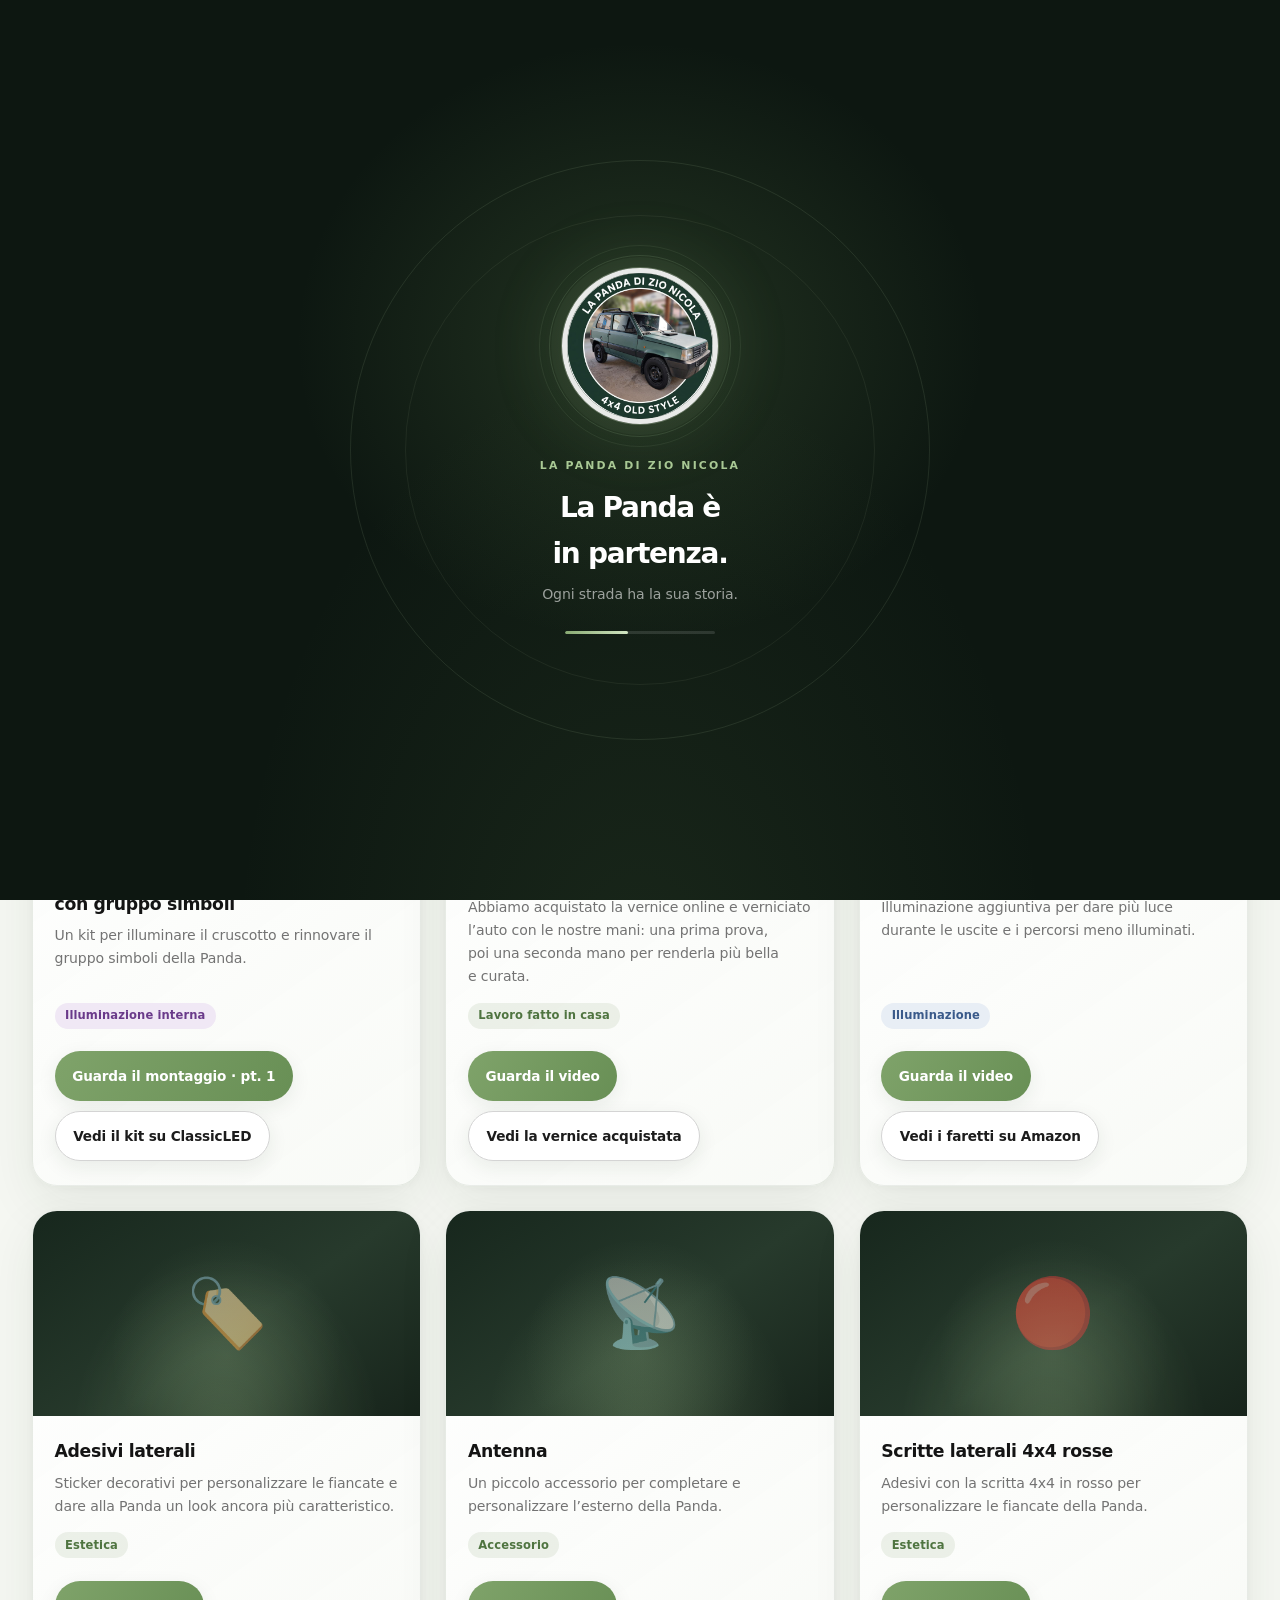
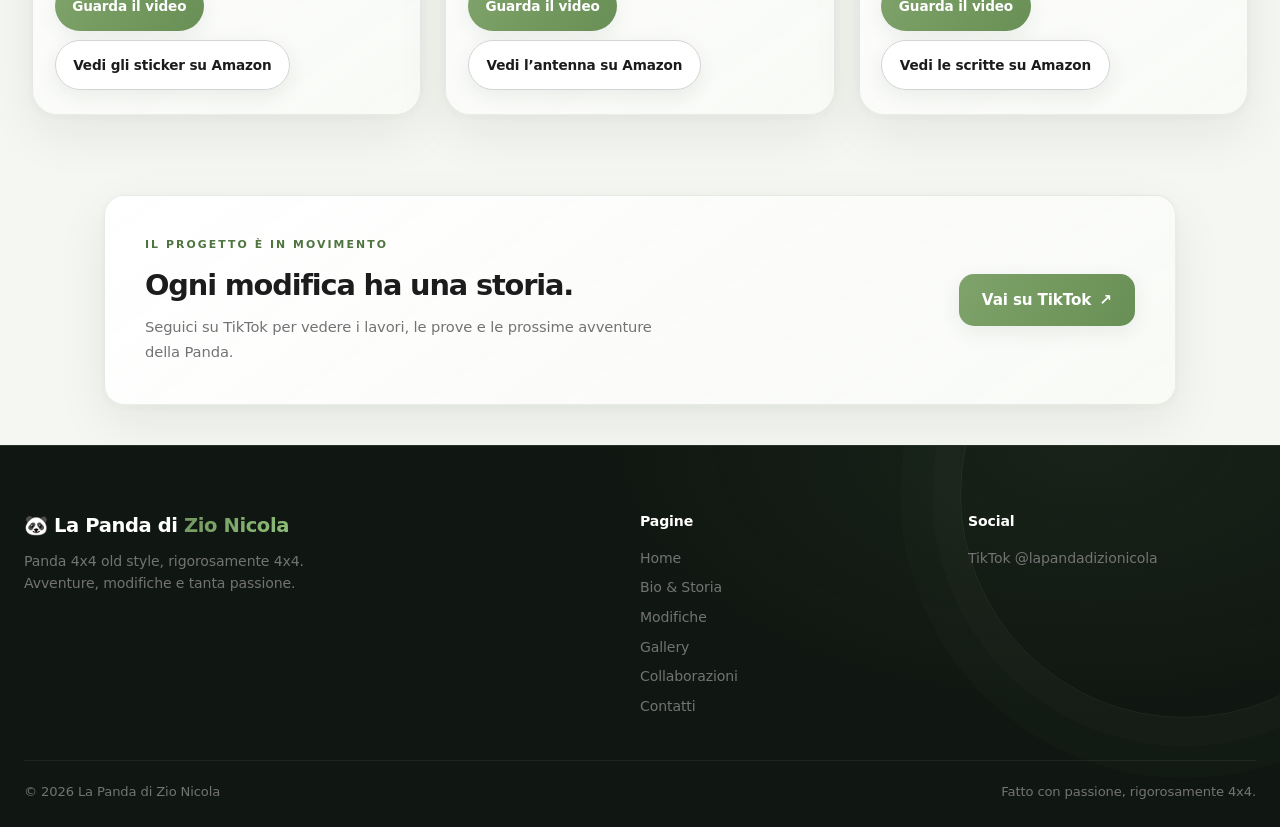
<file: modifiche.html>
<!DOCTYPE html>
<html lang="it">
<head>
  <meta charset="UTF-8">
  <meta name="viewport" content="width=device-width, initial-scale=1.0">
  <title>Modifiche &amp; Pezzi | La Panda di Zio Nicola</title>
  <meta name="description" content="Le modifiche reali della Panda di Zio Nicola: verniciatura fai da te, fari LED supplementari e kit di retroilluminazione con gruppo simboli.">
  <link rel="stylesheet" href="css/style.css">
  <link rel="icon" type="image/svg+xml" href="favicon.svg">
  <script>
    try {
      var pageVisitCount = Number(localStorage.getItem('panda-page-visit-count')) || 0;
      pageVisitCount += 1;
      localStorage.setItem('panda-page-visit-count', String(pageVisitCount));
      if (pageVisitCount % 3 !== 0) {
        document.documentElement.classList.add('intro-seen');
      }
    } catch (error) {
      document.documentElement.classList.add('intro-seen');
    }
  </script>
  <noscript><style>.site-loader { display: none !important; } body.is-loading { overflow: auto !important; }</style></noscript>
</head>
<body class="is-loading">

  <div class="site-loader" id="site-loader" role="status" aria-live="polite">
    <div class="loader-content">
      <div class="loader-photo-wrap" aria-hidden="true"><img class="loader-photo" src="TuleS-ottimizzata.jpg" alt=""></div>
      <p class="loader-kicker">LA PANDA DI ZIO NICOLA</p>
      <h2>La Panda è in partenza.</h2>
      <p class="loader-caption" aria-live="off">La prossima avventura comincia qui.</p>
      <div class="loader-track" aria-hidden="true"><span></span></div>
    </div>
  </div>

  <header class="site-header">
    <div class="header-inner">
      <a href="index.html" class="logo">
        <span class="logo-icon"><img src="TuleS-ottimizzata.jpg" alt=""></span>
        La Panda di <span>Zio Nicola</span>
      </a>
      <button class="menu-toggle" aria-label="Apri menu" onclick="document.querySelector('.nav').classList.toggle('open')">☰</button>
      <nav class="nav">
        <a href="index.html">Home</a>
        <a href="bio.html">Bio</a>
        <a href="modifiche.html" class="active">Modifiche</a>
        <a href="galleria.html">Gallery</a>
        <a href="collaborazioni.html">Collaborazioni</a>
        <a href="contatti.html">Contatti</a>
      </nav>
    </div>
  </header>

  <main>
    <section class="page-hero">
      <div class="page-hero-inner">
        <div>
          <p class="hero-eyebrow"><span></span> FATTA CON LE NOSTRE MANI</p>
          <h1>Dettagli che<br><span>fanno la differenza.</span></h1>
          <p>I lavori e gli accessori scelti per la Panda: idee, tentativi e piccoli upgrade che raccontano il nostro progetto.</p>
        </div>
        <img src="TuleS-ottimizzata.jpg" alt="La Panda 4x4 di Zio Nicola" fetchpriority="high">
      </div>
    </section>

    <section class="container">
      <div class="modifiche-grid">

        <article class="mod-card">
          <div class="mod-img">💡</div>
          <div class="mod-body">
            <h3>Kit retroilluminazione con gruppo simboli</h3>
            <p>Un kit per illuminare il cruscotto e rinnovare il gruppo simboli della Panda.</p>
            <div class="tags">
              <span class="tag comfort">Illuminazione interna</span>
            </div>
            <div class="mod-links">
              <a href="https://www.tiktok.com/@lapandadizionicola/video/7702847367388646678?lang=it-IT" target="_blank" rel="noopener" class="btn btn-primary">Guarda il montaggio · pt. 1</a>
              <a href="https://www.classicled.it/product/kit-leve-con-simboli-panda/" target="_blank" rel="noopener" class="btn btn-outline">Vedi il kit su ClassicLED</a>
            </div>
          </div>
        </article>

        <article class="mod-card">
          <div class="mod-img">🎨</div>
          <div class="mod-body">
            <h3>Verniciatura fai da te</h3>
            <p>Abbiamo acquistato la vernice online e verniciato l’auto con le nostre mani: una prima prova, poi una seconda mano per renderla più bella e curata.</p>
            <div class="tags">
              <span class="tag estetica">Lavoro fatto in casa</span>
            </div>
            <div class="mod-links">
              <a href="https://www.tiktok.com/@lapandadizionicola" target="_blank" rel="noopener" class="btn btn-primary">Guarda il video</a>
              <a href="https://espertidellavernice.it/collections/krakencoating/products/copia-del-krakencoating%C2%AE%EF%B8%8Fkit-da-4-krakengun%C2%AE%EF%B8%8F-il-tuo-colore" target="_blank" rel="noopener" class="btn btn-outline">Vedi la vernice acquistata</a>
            </div>
          </div>
        </article>

        <article class="mod-card">
          <div class="mod-img">💡</div>
          <div class="mod-body">
            <h3>Fari LED supplementari</h3>
            <p>Illuminazione aggiuntiva per dare più luce durante le uscite e i percorsi meno illuminati.</p>
            <div class="tags">
              <span class="tag offroad">Illuminazione</span>
            </div>
            <div class="mod-links">
              <a href="https://www.tiktok.com/@lapandadizionicola" target="_blank" rel="noopener" class="btn btn-primary">Guarda il video</a>
              <a href="https://link.amazon/B03lQWtyr" target="_blank" rel="noopener" class="btn btn-outline">Vedi i faretti su Amazon</a>
            </div>
          </div>
        </article>

        <article class="mod-card">
          <div class="mod-img">🏷️</div>
          <div class="mod-body">
            <h3>Adesivi laterali</h3>
            <p>Sticker decorativi per personalizzare le fiancate e dare alla Panda un look ancora più caratteristico.</p>
            <div class="tags">
              <span class="tag estetica">Estetica</span>
            </div>
            <div class="mod-links">
              <a href="https://www.tiktok.com/@lapandadizionicola" target="_blank" rel="noopener" class="btn btn-primary">Guarda il video</a>
              <a href="https://link.amazon/B054Ueblc" target="_blank" rel="noopener" class="btn btn-outline">Vedi gli sticker su Amazon</a>
            </div>
          </div>
        </article>

        <article class="mod-card">
          <div class="mod-img">📡</div>
          <div class="mod-body">
            <h3>Antenna</h3>
            <p>Un piccolo accessorio per completare e personalizzare l’esterno della Panda.</p>
            <div class="tags">
              <span class="tag estetica">Accessorio</span>
            </div>
            <div class="mod-links">
              <a href="https://www.tiktok.com/@lapandadizionicola" target="_blank" rel="noopener" class="btn btn-primary">Guarda il video</a>
              <a href="https://link.amazon/B0d7kZXrH" target="_blank" rel="noopener" class="btn btn-outline">Vedi l’antenna su Amazon</a>
            </div>
          </div>
        </article>

        <article class="mod-card">
          <div class="mod-img">🔴</div>
          <div class="mod-body">
            <h3>Scritte laterali 4x4 rosse</h3>
            <p>Adesivi con la scritta 4x4 in rosso per personalizzare le fiancate della Panda.</p>
            <div class="tags">
              <span class="tag estetica">Estetica</span>
            </div>
            <div class="mod-links">
              <a href="https://www.tiktok.com/@lapandadizionicola" target="_blank" rel="noopener" class="btn btn-primary">Guarda il video</a>
              <a href="https://link.amazon/B06xbCX1f" target="_blank" rel="noopener" class="btn btn-outline">Vedi le scritte su Amazon</a>
            </div>
          </div>
        </article>

      </div>
    </section>

    <section class="container mod-cta-wrap">
      <div class="mod-cta">
        <div>
          <p class="section-eyebrow">IL PROGETTO È IN MOVIMENTO</p>
          <h2>Ogni modifica ha una storia.</h2>
          <p>Seguici su TikTok per vedere i lavori, le prove e le prossime avventure della Panda.</p>
        </div>
        <a class="btn btn-primary" href="https://www.tiktok.com/@lapandadizionicola" target="_blank" rel="noopener">Vai su TikTok <span aria-hidden="true">↗</span></a>
      </div>
    </section>
  </main>

  <footer class="site-footer">
    <div class="footer-inner">
      <div>
        <div class="footer-brand">🐼 La Panda di <span>Zio Nicola</span></div>
        <p class="footer-desc">Panda 4x4 old style, rigorosamente 4x4. Avventure, modifiche e tanta passione.</p>
      </div>
      <div class="footer-col">
        <h4>Pagine</h4>
        <a href="index.html">Home</a>
        <a href="bio.html">Bio &amp; Storia</a>
        <a href="modifiche.html">Modifiche</a>
        <a href="galleria.html">Gallery</a>
        <a href="collaborazioni.html">Collaborazioni</a>
        <a href="contatti.html">Contatti</a>
      </div>
      <div class="footer-col">
        <h4>Social</h4>
        <a href="https://www.tiktok.com/@lapandadizionicola" target="_blank" rel="noopener">TikTok @lapandadizionicola</a>
      </div>
    </div>
    <div class="footer-bottom">
      <span>© 2026 La Panda di Zio Nicola</span>
      <span>Fatto con passione, rigorosamente 4x4.</span>
    </div>
  </footer>

  <script src="js/site.js"></script>
</body>
</html>
</file>
<file: css/style.css>
/* ========================================
   La Panda di Zio Nicola - Style Sheet (Modern)
   ======================================== */

/* --- Reset & Base --- */
*, *::before, *::after {
  box-sizing: border-box;
  margin: 0;
  padding: 0;
}

:root {
  --black: #0a0a0a;
  --dark: #141414;
  --gray-900: #1c1c1c;
  --gray-800: #262626;
  --gray-700: #3a3a3a;
  --gray-500: #737373;
  --gray-400: #a3a3a3;
  --gray-300: #d4d4d4;
  --gray-100: #f5f5f5;
  --gray-50: #fafafa;
  --white: #ffffff;

  --accent: #6b9b5a;
  --accent-hover: #5a8549;
  --accent-soft: rgba(107, 155, 90, 0.12);
  --accent-glow: rgba(107, 155, 90, 0.35);

  --shadow-sm: 0 1px 3px rgba(0,0,0,0.06);
  --shadow: 0 4px 24px rgba(0,0,0,0.08);
  --shadow-lg: 0 12px 40px rgba(0,0,0,0.12);
  --shadow-glow: 0 0 0 1px rgba(107,155,90,0.15), 0 8px 32px rgba(107,155,90,0.12);

  --radius: 16px;
  --radius-sm: 10px;
  --radius-full: 9999px;
  --transition: 0.22s cubic-bezier(0.4, 0, 0.2, 1);
  --font: system-ui, -apple-system, BlinkMacSystemFont, "Segoe UI", sans-serif;
}

html {
  scroll-behavior: smooth;
  -webkit-font-smoothing: antialiased;
}

body {
  font-family: var(--font);
  background: var(--gray-50);
  color: var(--dark);
  line-height: 1.65;
  min-height: 100vh;
  display: flex;
  flex-direction: column;
  font-size: 15.5px;
}

img {
  max-width: 100%;
  height: auto;
  display: block;
}

a {
  color: inherit;
  text-decoration: none;
}

ul { list-style: none; }

/* --- Header / Nav --- */
.site-header {
  background: rgba(10, 10, 10, 0.85);
  backdrop-filter: blur(16px);
  -webkit-backdrop-filter: blur(16px);
  color: var(--white);
  position: sticky;
  top: 0;
  z-index: 100;
  border-bottom: 1px solid rgba(255,255,255,0.06);
}

.header-inner {
  max-width: 1120px;
  margin: 0 auto;
  padding: 0.85rem 1.5rem;
  display: flex;
  align-items: center;
  justify-content: space-between;
  gap: 1rem;
}

.logo {
  display: flex;
  align-items: center;
  gap: 0.55rem;
  font-weight: 700;
  font-size: 1.05rem;
  letter-spacing: -0.03em;
}

.logo-icon {
  font-size: 1.45rem;
  width: 1.7rem;
  height: 1.7rem;
  flex: 0 0 1.7rem;
  line-height: 1;
  filter: drop-shadow(0 0 8px rgba(107,155,90,0.4));
  overflow: hidden;
  border-radius: 50%;
}

.logo-icon img {
  width: 100%;
  height: 100%;
  object-fit: cover;
  line-height: 1;
  filter: drop-shadow(0 0 8px rgba(107,155,90,0.4));
}

.logo span {
  background: linear-gradient(135deg, var(--accent), #8fbf7a);
  -webkit-background-clip: text;
  -webkit-text-fill-color: transparent;
  background-clip: text;
}

.nav {
  display: flex;
  gap: 0.25rem;
  flex-wrap: wrap;
  justify-content: flex-end;
}

.nav a {
  padding: 0.4rem 0.95rem;
  border-radius: var(--radius-full);
  font-size: 0.9rem;
  font-weight: 500;
  color: var(--gray-300);
  transition: all var(--transition);
}

.nav a:hover {
  color: var(--white);
  background: rgba(255,255,255,0.08);
}

.nav a.active {
  background: var(--accent);
  color: var(--white);
  box-shadow: 0 2px 12px var(--accent-glow);
}

.menu-toggle {
  display: none;
  background: none;
  border: none;
  color: var(--white);
  font-size: 1.5rem;
  cursor: pointer;
  padding: 0.25rem;
}

/* --- Main --- */
main {
  flex: 1;
  width: 100%;
}

.container {
  max-width: 1120px;
  margin: 0 auto;
  padding: 2.5rem 1.5rem;
}

/* --- Hero --- */
.hero {
  background:
    radial-gradient(ellipse 80% 60% at 70% 20%, rgba(107,155,90,0.18) 0%, transparent 55%),
    radial-gradient(ellipse 60% 50% at 10% 80%, rgba(107,155,90,0.08) 0%, transparent 50%),
    linear-gradient(165deg, #0a0a0a 0%, #121212 50%, #0f1410 100%);
  color: var(--white);
  padding: 5rem 1.5rem 4.5rem;
  text-align: center;
  position: relative;
  overflow: hidden;
}

.hero::before {
  content: "🐼";
  position: absolute;
  font-size: 22rem;
  opacity: 0.04;
  right: -1rem;
  top: -4rem;
  pointer-events: none;
  filter: blur(1px);
}

.hero-content {
  max-width: 640px;
  margin: 0 auto;
  position: relative;
  z-index: 1;
}

.hero h1 {
  font-size: clamp(2.1rem, 5.5vw, 3.1rem);
  font-weight: 800;
  letter-spacing: -0.04em;
  margin-bottom: 0.75rem;
  line-height: 1.15;
}

.hero h1 span {
  background: linear-gradient(135deg, #8fbf7a, var(--accent));
  -webkit-background-clip: text;
  -webkit-text-fill-color: transparent;
  background-clip: text;
}

.hero .tagline {
  font-size: 1.1rem;
  color: var(--gray-400);
  margin-bottom: 2rem;
  font-weight: 400;
  line-height: 1.6;
}

.btn {
  display: inline-flex;
  align-items: center;
  gap: 0.5rem;
  padding: 0.8rem 1.7rem;
  border-radius: var(--radius-full);
  font-weight: 600;
  font-size: 0.95rem;
  transition: all var(--transition);
  border: none;
  cursor: pointer;
  letter-spacing: -0.01em;
}

.btn-primary {
  background: var(--accent);
  color: var(--white);
  box-shadow: 0 4px 20px var(--accent-glow);
}

.btn-primary:hover {
  background: var(--accent-hover);
  transform: translateY(-2px);
  box-shadow: 0 8px 28px var(--accent-glow);
}

.btn-outline {
  background: transparent;
  color: var(--white);
  border: 1.5px solid rgba(255,255,255,0.25);
}

.btn-outline:hover {
  border-color: rgba(255,255,255,0.5);
  background: rgba(255,255,255,0.06);
  transform: translateY(-2px);
}

.hero-buttons {
  display: flex;
  gap: 0.9rem;
  justify-content: center;
  flex-wrap: wrap;
}

/* --- Section titles --- */
.section-title {
  font-size: 1.65rem;
  font-weight: 750;
  margin-bottom: 0.35rem;
  letter-spacing: -0.03em;
  color: var(--black);
}

.section-subtitle {
  color: var(--gray-500);
  margin-bottom: 2.2rem;
  font-size: 1.02rem;
  max-width: 520px;
}

/* --- Video grid --- */
.video-section {
  padding: 1rem 0 3rem;
}

.video-grid {
  display: grid;
  grid-template-columns: repeat(auto-fill, minmax(260px, 1fr));
  gap: 1.4rem;
}

.video-card {
  background: var(--white);
  border-radius: var(--radius);
  overflow: hidden;
  box-shadow: var(--shadow-sm);
  border: 1px solid rgba(0,0,0,0.04);
  transition: transform var(--transition), box-shadow var(--transition), border-color var(--transition);
}

.video-card:hover {
  transform: translateY(-6px);
  box-shadow: var(--shadow-lg);
  border-color: rgba(107,155,90,0.2);
}

.video-embed {
  position: relative;
  width: 100%;
  padding-bottom: 177.78%;
  background: var(--dark);
  overflow: hidden;
}

.video-embed iframe,
.video-embed .tiktok-placeholder {
  position: absolute;
  top: 0;
  left: 0;
  width: 100%;
  height: 100%;
  border: none;
}

.video-embed--tiktok .tiktok-embed {
  max-width: 100% !important;
  min-width: 0 !important;
  width: 100% !important;
  margin: 0;
}

.video-embed--tiktok iframe {
  width: 100% !important;
  height: 100% !important;
}

.tiktok-placeholder {
  display: flex;
  flex-direction: column;
  align-items: center;
  justify-content: center;
  color: var(--gray-400);
  text-align: center;
  padding: 1.5rem;
  background:
    radial-gradient(circle at 50% 30%, rgba(107,155,90,0.15) 0%, transparent 60%),
    linear-gradient(180deg, #141414 0%, #1a1a1a 100%);
}

.tiktok-placeholder .emoji {
  font-size: 2.8rem;
  margin-bottom: 0.7rem;
  filter: drop-shadow(0 4px 12px rgba(0,0,0,0.3));
}

.tiktok-placeholder p {
  font-size: 0.88rem;
  margin-bottom: 1rem;
  color: var(--gray-400);
  line-height: 1.4;
}

.video-info {
  padding: 1.1rem 1.15rem 1.2rem;
}

.video-info h3 {
  font-size: 0.92rem;
  font-weight: 600;
  margin-bottom: 0.25rem;
  line-height: 1.35;
  letter-spacing: -0.01em;
}

.video-info .meta {
  font-size: 0.78rem;
  color: var(--gray-500);
}

.video-info a {
  display: inline-block;
  margin-top: 0.55rem;
  font-size: 0.82rem;
  color: var(--accent);
  font-weight: 600;
  transition: color var(--transition);
}

.video-info a:hover {
  color: var(--accent-hover);
}

.embed-note {
  margin-top: 2.2rem;
  padding: 1.1rem 1.3rem;
  background: var(--accent-soft);
  border-radius: var(--radius-sm);
  font-size: 0.88rem;
  color: var(--gray-700);
  border: 1px solid rgba(107,155,90,0.18);
  line-height: 1.55;
}

.embed-note code {
  background: rgba(0,0,0,0.06);
  padding: 0.15rem 0.4rem;
  border-radius: 4px;
  font-size: 0.82rem;
}

/* --- Bio page --- */
.bio-hero {
  background:
    radial-gradient(ellipse 70% 50% at 50% 0%, rgba(107,155,90,0.12) 0%, transparent 60%),
    var(--dark);
  color: var(--white);
  padding: 3.5rem 1.5rem;
  text-align: center;
}

.bio-content {
  display: grid;
  gap: 1.5rem;
}

.bio-card {
  background: var(--white);
  border-radius: var(--radius);
  padding: 1.8rem 2rem;
  box-shadow: var(--shadow-sm);
  border: 1px solid rgba(0,0,0,0.04);
  transition: box-shadow var(--transition);
}

.bio-card:hover {
  box-shadow: var(--shadow);
}

.bio-card h2 {
  font-size: 1.2rem;
  margin-bottom: 0.9rem;
  color: var(--black);
  display: flex;
  align-items: center;
  gap: 0.45rem;
  letter-spacing: -0.02em;
  font-weight: 700;
}

.bio-card p {
  margin-bottom: 0.85rem;
  color: var(--gray-700);
  font-size: 0.95rem;
}

.bio-card p:last-child {
  margin-bottom: 0;
}

.timeline {
  position: relative;
  padding-left: 1.7rem;
  margin-top: 1.3rem;
}

.timeline::before {
  content: "";
  position: absolute;
  left: 0.35rem;
  top: 0.35rem;
  bottom: 0.35rem;
  width: 2px;
  background: linear-gradient(180deg, var(--accent), rgba(107,155,90,0.2));
  border-radius: 2px;
}

.timeline-item {
  position: relative;
  margin-bottom: 1.4rem;
}

.timeline-item:last-child {
  margin-bottom: 0;
}

.timeline-item::before {
  content: "";
  position: absolute;
  left: -1.5rem;
  top: 0.35rem;
  width: 10px;
  height: 10px;
  background: var(--accent);
  border-radius: 50%;
  box-shadow: 0 0 0 3px var(--accent-soft);
}

.timeline-item strong {
  display: block;
  font-size: 0.92rem;
  margin-bottom: 0.15rem;
  letter-spacing: -0.01em;
}

.timeline-item span {
  font-size: 0.88rem;
  color: var(--gray-500);
}

.features-grid {
  display: grid;
  grid-template-columns: repeat(auto-fill, minmax(200px, 1fr));
  gap: 1rem;
  margin-top: 1.3rem;
}

.feature {
  background: var(--gray-50);
  padding: 1.3rem 1.1rem;
  border-radius: var(--radius-sm);
  text-align: center;
  border: 1px solid rgba(0,0,0,0.04);
  transition: all var(--transition);
}

.feature:hover {
  background: var(--accent-soft);
  border-color: rgba(107,155,90,0.2);
  transform: translateY(-3px);
}

.feature .icon {
  font-size: 1.7rem;
  margin-bottom: 0.5rem;
}

.feature h3 {
  font-size: 0.95rem;
  margin-bottom: 0.25rem;
  font-weight: 650;
  letter-spacing: -0.01em;
}

.feature p {
  font-size: 0.82rem;
  color: var(--gray-500);
  margin: 0;
  line-height: 1.45;
}

/* --- Modifiche page --- */
.modifiche-grid {
  display: grid;
  grid-template-columns: repeat(auto-fill, minmax(270px, 1fr));
  gap: 1.4rem;
}

.mod-card {
  background: var(--white);
  border-radius: var(--radius);
  overflow: hidden;
  box-shadow: var(--shadow-sm);
  border: 1px solid rgba(0,0,0,0.04);
  display: flex;
  flex-direction: column;
  transition: transform var(--transition), box-shadow var(--transition), border-color var(--transition);
}

.mod-card:hover {
  transform: translateY(-6px);
  box-shadow: var(--shadow-lg);
  border-color: rgba(107,155,90,0.18);
}

.mod-img {
  height: 160px;
  background:
    radial-gradient(circle at 40% 40%, rgba(107,155,90,0.2) 0%, transparent 55%),
    linear-gradient(145deg, #1a1a1a, #222a1e);
  display: flex;
  align-items: center;
  justify-content: center;
  font-size: 3.2rem;
  color: rgba(255,255,255,0.55);
  transition: transform 0.4s ease;
}

.mod-card:hover .mod-img {
  transform: scale(1.03);
}

.mod-body {
  padding: 1.25rem 1.3rem 1.4rem;
  flex: 1;
  display: flex;
  flex-direction: column;
}

.mod-body h3 {
  font-size: 1.05rem;
  margin-bottom: 0.35rem;
  letter-spacing: -0.02em;
  font-weight: 650;
}

.mod-body p {
  font-size: 0.88rem;
  color: var(--gray-500);
  flex: 1;
  margin-bottom: 0.9rem;
  line-height: 1.5;
}

.mod-links {
  display: flex;
  flex-direction: column;
  align-items: flex-start;
  gap: 0.65rem;
  margin-top: 0.4rem;
}

.mod-links .btn {
  font-size: 0.85rem;
  padding: 0.5rem 1.1rem;
}

.mod-links .btn-outline {
  color: var(--gray-900);
  border: 1.5px solid var(--gray-300);
  background: var(--white);
}

.mod-links .btn-outline:hover {
  color: var(--black);
  border-color: var(--accent);
  background: var(--accent-soft);
}

.product-link-pending {
  font-size: 0.78rem;
  color: var(--gray-500);
}

.tags {
  display: flex;
  flex-wrap: wrap;
  gap: 0.35rem;
  margin-bottom: 1rem;
}

.tag {
  font-size: 0.72rem;
  padding: 0.22rem 0.65rem;
  background: var(--gray-100);
  border-radius: var(--radius-full);
  color: var(--gray-700);
  font-weight: 550;
  letter-spacing: 0.01em;
}

.tag.estetica { background: var(--accent-soft); color: var(--accent-hover); }
.tag.performance { background: #f5ebe4; color: #8a5a3a; }
.tag.offroad { background: #e8eef5; color: #3a5a8a; }
.tag.comfort { background: #f0e8f5; color: #6a3a8a; }

/* --- Contatti page --- */
.contact-grid {
  display: grid;
  grid-template-columns: 1fr 1fr;
  gap: 1.5rem;
}

.contact-card {
  background: var(--white);
  border-radius: var(--radius);
  padding: 1.8rem 2rem;
  box-shadow: var(--shadow-sm);
  border: 1px solid rgba(0,0,0,0.04);
}

.contact-card h2 {
  font-size: 1.15rem;
  margin-bottom: 1.1rem;
  display: flex;
  align-items: center;
  gap: 0.4rem;
  letter-spacing: -0.02em;
  font-weight: 700;
}

.social-links {
  display: flex;
  flex-direction: column;
  gap: 0.7rem;
}

.social-link {
  display: flex;
  align-items: center;
  gap: 0.85rem;
  padding: 0.95rem 1.15rem;
  background: var(--gray-50);
  border-radius: var(--radius-sm);
  font-weight: 500;
  border: 1px solid transparent;
  transition: all var(--transition);
}

.social-link:hover {
  background: var(--accent-soft);
  border-color: rgba(107,155,90,0.2);
  transform: translateX(4px);
}

.social-link .icon {
  font-size: 1.35rem;
}

.form-group {
  margin-bottom: 1.1rem;
}

.form-group label {
  display: block;
  font-size: 0.85rem;
  font-weight: 600;
  margin-bottom: 0.35rem;
  letter-spacing: -0.01em;
}

.form-group input,
.form-group textarea {
  width: 100%;
  padding: 0.75rem 1rem;
  border: 1.5px solid var(--gray-300);
  border-radius: var(--radius-sm);
  font-family: inherit;
  font-size: 0.95rem;
  background: var(--gray-50);
  transition: all var(--transition);
}

.form-group input:focus,
.form-group textarea:focus {
  outline: none;
  border-color: var(--accent);
  background: var(--white);
  box-shadow: 0 0 0 3px var(--accent-soft);
}

.form-group textarea {
  min-height: 120px;
  resize: vertical;
}

.faq-list {
  margin-top: 0.8rem;
}

.faq-item {
  border-bottom: 1px solid var(--gray-100);
  padding: 0.95rem 0;
}

.faq-item:last-child {
  border-bottom: none;
}

.faq-item strong {
  display: block;
  margin-bottom: 0.25rem;
  font-size: 0.9rem;
  letter-spacing: -0.01em;
}

.faq-item p {
  font-size: 0.86rem;
  color: var(--gray-500);
  margin: 0;
  line-height: 1.5;
}

/* --- Footer --- */
.site-footer {
  background: var(--black);
  color: var(--gray-400);
  padding: 3rem 1.5rem 1.5rem;
  margin-top: auto;
  border-top: 1px solid rgba(255,255,255,0.04);
}

.footer-inner {
  max-width: 1120px;
  margin: 0 auto;
  display: grid;
  grid-template-columns: 2fr 1fr 1fr;
  gap: 2.5rem;
}

.footer-brand {
  font-weight: 700;
  font-size: 1.05rem;
  color: var(--white);
  margin-bottom: 0.55rem;
  letter-spacing: -0.02em;
}

.footer-brand span {
  background: linear-gradient(135deg, var(--accent), #8fbf7a);
  -webkit-background-clip: text;
  -webkit-text-fill-color: transparent;
  background-clip: text;
}

.footer-desc {
  font-size: 0.88rem;
  max-width: 300px;
  line-height: 1.55;
  color: var(--gray-500);
}

.footer-col h4 {
  color: var(--white);
  font-size: 0.88rem;
  margin-bottom: 0.85rem;
  font-weight: 600;
  letter-spacing: -0.01em;
}

.footer-col a {
  display: block;
  font-size: 0.88rem;
  margin-bottom: 0.4rem;
  color: var(--gray-500);
  transition: color var(--transition);
}

.footer-col a:hover {
  color: var(--accent);
}

.footer-bottom {
  max-width: 1120px;
  margin: 2.2rem auto 0;
  padding-top: 1.3rem;
  border-top: 1px solid rgba(255,255,255,0.06);
  display: flex;
  justify-content: space-between;
  align-items: center;
  flex-wrap: wrap;
  gap: 0.8rem;
  font-size: 0.82rem;
  color: var(--gray-500);
}

/* --- Responsive --- */
@media (max-width: 768px) {
  .menu-toggle {
    display: block;
  }

  .nav {
    display: none;
    position: absolute;
    top: 100%;
    left: 0;
    right: 0;
    background: rgba(10,10,10,0.97);
    backdrop-filter: blur(16px);
    flex-direction: column;
    padding: 0.8rem 1rem 1.2rem;
    gap: 0.2rem;
    border-bottom: 1px solid rgba(255,255,255,0.06);
  }

  .nav.open {
    display: flex;
  }

  .nav a {
    padding: 0.7rem 1rem;
  }

  .hero {
    padding: 3.5rem 1.2rem 3rem;
  }

  .contact-grid {
    grid-template-columns: 1fr;
  }

  .footer-inner {
    grid-template-columns: 1fr;
    gap: 1.8rem;
  }

  .footer-bottom {
    flex-direction: column;
    text-align: center;
  }

  .bio-card,
  .contact-card {
    padding: 1.4rem 1.3rem;
  }
}

@media (max-width: 480px) {
  .header-inner {
    padding: 0.75rem 1rem;
  }

  .container {
    padding: 1.8rem 1rem;
  }

  .video-grid,
  .modifiche-grid {
    grid-template-columns: 1fr;
  }

  .section-title {
    font-size: 1.4rem;
  }
}

/* --- Premium home page --- */
.home-hero {
  min-height: 590px;
  padding: 4.5rem 1.5rem;
  text-align: left;
  background:
    radial-gradient(ellipse 45% 75% at 82% 45%, rgba(107,155,90,0.2), transparent 72%),
    linear-gradient(115deg, #101a15 0%, #14251c 55%, #101712 100%);
}

.home-hero::before {
  content: "";
  width: 32rem;
  height: 32rem;
  border: 1px solid rgba(255,255,255,0.035);
  border-radius: 50%;
  right: 9%;
  top: 50%;
  transform: translateY(-50%);
  opacity: 1;
  filter: none;
}

.home-hero-inner {
  max-width: 1120px;
  min-height: 440px;
  margin: 0 auto;
  display: grid;
  grid-template-columns: 1.1fr 0.9fr;
  align-items: center;
  gap: 2rem;
}

.home-hero-copy {
  position: relative;
  z-index: 1;
  padding: 1rem 0;
}

.hero-eyebrow,
.section-eyebrow {
  display: flex;
  align-items: center;
  gap: 0.65rem;
  margin-bottom: 1.1rem;
  color: #a8be9c;
  font-size: 0.72rem;
  font-weight: 700;
  letter-spacing: 0.17em;
}

.hero-eyebrow span,
.hero-signature span {
  width: 1.8rem;
  height: 1px;
  background: #8fbf7a;
}

.home-hero h1 {
  margin-bottom: 1.1rem;
  font-size: clamp(3rem, 6.2vw, 5.2rem);
  line-height: 1.03;
  letter-spacing: -0.065em;
}

.home-hero h1 span {
  background: linear-gradient(110deg, #b6d0a9, #80a96e);
  -webkit-background-clip: text;
  -webkit-text-fill-color: transparent;
  background-clip: text;
}

.home-hero .tagline {
  margin-bottom: 1.8rem;
  color: rgba(255,255,255,0.7);
  font-size: 1.12rem;
}

.home-hero .hero-buttons {
  justify-content: flex-start;
}

.home-hero .btn-primary {
  background: #91b27e;
  color: #112017;
  box-shadow: 0 8px 25px rgba(107,155,90,0.23);
}

.home-hero .btn-primary:hover {
  background: #a4c391;
}

.home-hero .btn-outline {
  border-color: rgba(255,255,255,0.22);
}

.hero-signature {
  display: flex;
  align-items: center;
  gap: 0.65rem;
  margin-top: 2.2rem;
  color: rgba(255,255,255,0.48);
  font-size: 0.78rem;
  letter-spacing: 0.02em;
}

.home-hero-art {
  position: relative;
  display: grid;
  place-items: center;
  min-height: 440px;
}

.hero-art-ring {
  position: absolute;
  width: min(100%, 390px);
  aspect-ratio: 1;
  border: 1px solid rgba(181,208,169,0.28);
  border-radius: 50%;
  box-shadow: 0 0 0 18px rgba(181,208,169,0.025), 0 0 80px rgba(143,191,122,0.12);
}

.hero-badge {
  position: relative;
  width: min(88%, 350px);
  aspect-ratio: 1;
  object-fit: cover;
  border-radius: 50%;
  border: 5px solid rgba(255,255,255,0.88);
  box-shadow: 0 24px 70px rgba(0,0,0,0.4);
  transform: rotate(-4deg);
  transition: transform 0.5s ease;
}

.home-hero-art:hover .hero-badge {
  transform: rotate(0) scale(1.025);
}

.hero-art-label {
  position: absolute;
  right: 2%;
  bottom: 12%;
  display: grid;
  place-content: center;
  width: 90px;
  height: 90px;
  border: 1px solid rgba(255,255,255,0.18);
  border-radius: 50%;
  background: #19271e;
  color: #c5d8ba;
  text-align: center;
  font-size: 0.57rem;
  line-height: 1.35;
  letter-spacing: 0.15em;
  box-shadow: 0 8px 25px rgba(0,0,0,0.3);
}

.hero-art-label strong {
  color: #fff;
  font-size: 1.25rem;
  letter-spacing: 0.04em;
}

.creator-section {
  padding-top: 4.6rem;
  padding-bottom: 5rem;
}

.creator-heading {
  display: flex;
  align-items: flex-end;
  justify-content: space-between;
  gap: 2rem;
  margin-bottom: 1.6rem;
}

.creator-heading .section-eyebrow {
  margin-bottom: 0.65rem;
  color: var(--accent-hover);
}

.creator-heading .section-title {
  font-size: clamp(1.8rem, 3.5vw, 2.45rem);
}

.creator-heading .section-subtitle {
  margin: 0.45rem 0 0;
}

.creator-link {
  display: inline-flex;
  align-items: center;
  gap: 0.55rem;
  flex: 0 0 auto;
  padding: 0.75rem 1rem;
  border: 1px solid rgba(0,0,0,0.12);
  border-radius: var(--radius-full);
  color: var(--gray-900);
  font-size: 0.84rem;
  font-weight: 650;
  transition: all var(--transition);
}

.creator-link:hover {
  border-color: var(--accent);
  color: var(--accent-hover);
  transform: translateY(-2px);
}

.creator-embed {
  display: flex;
  justify-content: center;
  min-height: 440px;
  padding: 1.2rem;
  overflow: hidden;
  border: 1px solid rgba(0,0,0,0.07);
  border-radius: 22px;
  background: var(--white);
  box-shadow: 0 18px 50px rgba(26,39,29,0.08);
}

.creator-embed .tiktok-embed {
  width: 100% !important;
  max-width: 780px !important;
  min-width: 0 !important;
  margin: 0 auto !important;
}

.creator-embed iframe {
  max-width: 100% !important;
}

.creator-load {
  display: grid;
  justify-items: center;
  align-content: center;
  width: 100%;
  min-height: 330px;
  padding: 2rem;
  border-radius: 18px;
  background:
    radial-gradient(circle at 50% 48%, rgba(143,191,122,0.12), transparent 47%),
    linear-gradient(145deg, #f8faf6, #edf2e9);
  text-align: center;
}

.creator-load .section-eyebrow {
  margin-bottom: 0.6rem;
  color: var(--accent-hover);
}

.creator-load h3 {
  margin-bottom: 0.4rem;
  color: var(--gray-900);
  font-size: clamp(1.45rem, 3vw, 2rem);
  letter-spacing: -0.045em;
}

.creator-load > p:not(.section-eyebrow) {
  margin-bottom: 1.2rem;
  color: var(--gray-500);
}

.collab-section {
  display: grid;
  grid-template-columns: repeat(2, minmax(0, 1fr));
  gap: 1.2rem 1.5rem;
  padding-top: 0;
  padding-bottom: 5rem;
}

.collab-heading {
  grid-column: 1 / -1;
  margin-bottom: 1.5rem;
}

.collab-heading .section-eyebrow {
  margin-bottom: 0.65rem;
}

.collab-heading .section-title {
  margin-bottom: 0.55rem;
  font-size: clamp(1.8rem, 3.5vw, 2.45rem);
}

.collab-heading .section-subtitle {
  margin: 0;
}

.collab-card {
  display: grid;
  grid-template-columns: minmax(0, 1fr);
  justify-items: start;
  align-content: start;
  position: relative;
  gap: 0.9rem;
  padding: clamp(1.4rem, 4vw, 2.4rem);
  border: 1px solid rgba(51,76,47,0.1);
  border-radius: 22px;
  background:
    radial-gradient(ellipse at 90% 10%, rgba(143,191,122,0.13), transparent 42%),
    linear-gradient(145deg, rgba(255,255,255,0.98), rgba(248,250,246,0.94));
  box-shadow: 0 18px 52px rgba(30,48,31,0.075), 0 2px 8px rgba(30,48,31,0.035);
  transition: transform var(--transition), box-shadow var(--transition), border-color var(--transition);
}

.collab-card:hover,
.collab-card:focus-visible {
  transform: translateY(-4px);
  border-color: rgba(107,155,90,0.3);
  box-shadow: 0 24px 58px rgba(30,48,31,0.12), 0 4px 12px rgba(30,48,31,0.05);
}

.collab-brand {
  grid-column: 1 / -1;
  display: flex;
  align-items: center;
  gap: 1rem;
}

.collab-home-image,
.collab-home-logo {
  flex: 0 0 auto;
  width: 4.5rem;
  height: 4.5rem;
  border: 1px solid rgba(107,155,90,0.2);
  border-radius: 16px;
  background: #fff;
}

.collab-home-image {
  object-fit: contain;
}

.collab-home-logo {
  object-fit: contain;
  padding: 0.2rem;
}

.collab-mark {
  display: grid;
  width: 3.5rem;
  height: 3.5rem;
  place-items: center;
  border: 1px solid rgba(107,155,90,0.25);
  border-radius: 16px;
  background: var(--accent-soft);
  color: var(--accent-hover);
  font-size: 1.5rem;
  font-weight: 800;
}

.collab-label {
  margin-bottom: 0.15rem;
  color: var(--accent-hover);
  font-size: 0.68rem;
  font-weight: 700;
  letter-spacing: 0.16em;
}

.collab-brand h3 {
  color: var(--gray-900);
  font-size: 1.45rem;
  letter-spacing: -0.04em;
}

.collab-product {
  max-width: 100%;
  padding: 0.65rem 1rem;
  border: 1px solid rgba(107,155,90,0.22);
  border-radius: var(--radius-full);
  background: rgba(107,155,90,0.08);
  color: var(--gray-900);
  font-size: 0.9rem;
  font-weight: 700;
  line-height: 1.4;
}

.collab-card-link {
  justify-self: start;
  color: var(--accent-hover);
  font-size: 0.84rem;
  font-weight: 700;
  text-align: left;
}

.collab-page-hero .page-hero-inner {
  grid-template-columns: 1fr minmax(180px, 270px);
}

.collab-hero-mark {
  display: grid;
  width: min(100%, 220px);
  aspect-ratio: 1;
  align-content: center;
  justify-self: center;
  border: 1px solid rgba(181,208,169,0.26);
  border-radius: 34% 66% 56% 44% / 44% 42% 58% 56%;
  background:
    radial-gradient(circle at 50% 40%, rgba(143,191,122,0.25), transparent 65%),
    rgba(255,255,255,0.035);
  color: #d7e8ce;
  font-size: clamp(2.2rem, 6vw, 3.8rem);
  font-weight: 800;
  letter-spacing: -0.07em;
  text-align: center;
  transform: rotate(-5deg);
}

.collab-hero-mark span {
  display: block;
  color: rgba(255,255,255,0.6);
  font-size: 0.22em;
  letter-spacing: 0.28em;
}

.collab-story {
  padding-top: 4rem;
  padding-bottom: 5rem;
}

.collab-story-intro {
  max-width: 760px;
  margin-bottom: 1.75rem;
}

.collab-story-intro .section-eyebrow {
  margin-bottom: 0.65rem;
}

.collab-story-intro .section-title {
  margin-bottom: 0.7rem;
  font-size: clamp(1.8rem, 3.5vw, 2.45rem);
}

.collab-story-intro .section-subtitle {
  margin: 0;
}

.collab-disclosure {
  overflow: hidden;
  border: 1px solid rgba(51,76,47,0.1);
  border-radius: 22px;
  background: linear-gradient(145deg, rgba(255,255,255,0.98), rgba(248,250,246,0.94));
  box-shadow: 0 18px 52px rgba(30,48,31,0.075), 0 2px 8px rgba(30,48,31,0.035);
}

.collab-object {
  position: relative;
  display: flex;
  align-items: center;
  gap: 1.2rem;
  padding: clamp(1.4rem, 4vw, 2.2rem);
  cursor: pointer;
  list-style: none;
}

.collab-object-image,
.collab-object-logo {
  flex: 0 0 auto;
  width: 9rem;
  height: 7rem;
  overflow: hidden;
  border: 1px solid rgba(107,155,90,0.18);
  border-radius: 16px;
  background: #fff;
}

.collab-object-image {
  object-fit: contain;
}

.collab-object-logo {
  object-fit: contain;
  padding: 0.45rem;
}

.collab-object::-webkit-details-marker {
  display: none;
}

.collab-object::marker {
  content: "";
}

.collab-object-icon {
  display: grid;
  width: 5rem;
  height: 5rem;
  flex: 0 0 5rem;
  place-items: center;
  border: 1px solid rgba(107,155,90,0.25);
  border-radius: 20px;
  background:
    radial-gradient(circle at 50% 40%, rgba(143,191,122,0.2), transparent 72%),
    var(--accent-soft);
  color: var(--accent-hover);
  font-size: 1.15rem;
  font-weight: 800;
  letter-spacing: -0.04em;
}

.collab-object-copy {
  display: grid;
  gap: 0.3rem;
}

.collab-object-copy strong {
  color: var(--gray-900);
  font-size: clamp(1.3rem, 3vw, 1.8rem);
  letter-spacing: -0.045em;
}

.collab-object-hint {
  color: var(--gray-500);
  font-size: 0.88rem;
}

.collab-disclosure-indicator {
  display: grid;
  width: 2.5rem;
  height: 2.5rem;
  flex: 0 0 2.5rem;
  place-items: center;
  margin-left: auto;
  border: 1px solid rgba(107,155,90,0.2);
  border-radius: 50%;
  color: var(--accent-hover);
  font-size: 1.4rem;
  transition: transform var(--transition);
}

.collab-disclosure[open] .collab-disclosure-indicator {
  transform: rotate(45deg);
}

.collab-detail-card {
  margin: 0 clamp(1.4rem, 4vw, 2.2rem) clamp(1.4rem, 4vw, 2.2rem);
  padding: clamp(1.4rem, 4vw, 2rem);
  border: 1px solid rgba(107,155,90,0.15);
  border-radius: 18px;
  background: linear-gradient(145deg, #f8faf6, #edf2e9);
  animation: card-in 0.35s both cubic-bezier(0.2,0.75,0.25,1);
}

.collab-detail-card .section-eyebrow {
  margin-bottom: 0.55rem;
}

.collab-detail-card h3 {
  margin-bottom: 0.6rem;
  color: var(--gray-900);
  font-size: 1.25rem;
}

.collab-detail-card p:not(.section-eyebrow) {
  max-width: 760px;
  color: var(--gray-700);
}

.collab-detail-card p:not(.section-eyebrow) + p {
  margin-top: 0.75rem;
}

.collab-detail-card a {
  color: var(--accent-hover);
  font-weight: 700;
  text-decoration: underline;
  text-decoration-color: rgba(107,155,90,0.4);
  text-underline-offset: 0.2em;
}

.collab-detail-card a:hover {
  color: var(--gray-900);
}

.collab-thanks {
  margin-top: 1.4rem;
  color: var(--gray-500);
  font-size: 0.94rem;
  text-align: center;
}

@media (max-width: 768px) {
  .home-hero {
    min-height: auto;
    padding: 3.4rem 1.3rem 2.6rem;
  }

  .home-hero::before {
    width: 23rem;
    height: 23rem;
    right: -8rem;
    top: 64%;
  }

  .home-hero-inner {
    grid-template-columns: 1fr;
    gap: 0.5rem;
  }

  .home-hero-copy {
    padding: 0.4rem 0;
  }

  .home-hero h1 {
    font-size: clamp(3rem, 12vw, 4.4rem);
  }

  .home-hero-art {
    min-height: 310px;
    margin-top: 0.5rem;
  }

  .hero-art-ring {
    width: min(80%, 290px);
  }

  .hero-badge {
    width: min(72%, 270px);
  }

  .hero-art-label {
    right: 13%;
    bottom: 6%;
    width: 75px;
    height: 75px;
  }

  .creator-heading {
    align-items: flex-start;
    flex-direction: column;
    gap: 1.1rem;
  }

  .collab-section {
    grid-template-columns: 1fr;
    gap: 1rem;
    padding-bottom: 3.5rem;
  }

  .collab-card {
    grid-template-columns: minmax(0, 1fr);
  }

  .collab-card-link {
    margin-top: -0.25rem;
  }

  .collab-page-hero .page-hero-inner {
    grid-template-columns: 1fr;
  }

  .collab-hero-mark {
    width: 150px;
    margin-top: 0.5rem;
  }

  .collab-story {
    padding-top: 3rem;
    padding-bottom: 3.5rem;
  }

  .collab-object {
    align-items: flex-start;
    flex-wrap: wrap;
    gap: 0.85rem;
  }

  .collab-object-image,
  .collab-object-logo {
    width: 100%;
    height: 12rem;
    flex-basis: 100%;
    border-radius: 15px;
  }

  .collab-object-logo {
    height: 8rem;
  }

  .collab-object-hint {
    font-size: 0.78rem;
  }

  .collab-disclosure-indicator {
    width: 2rem;
    height: 2rem;
    flex-basis: 2rem;
  }

  .creator-section {
    padding-top: 3.2rem;
    padding-bottom: 3.5rem;
  }

  .creator-embed {
    min-height: 400px;
    padding: 0.6rem;
    border-radius: 16px;
  }
}

/* --- Shared interior page design --- */
.page-hero {
  position: relative;
  overflow: hidden;
  color: var(--white);
  background:
    radial-gradient(ellipse 42% 90% at 88% 50%, rgba(107,155,90,0.2), transparent 72%),
    linear-gradient(115deg, #101a15, #19291f 62%, #111912);
}

.page-hero::after {
  content: "";
  position: absolute;
  top: -13rem;
  right: 5%;
  width: 32rem;
  height: 32rem;
  border: 1px solid rgba(181,208,169,0.1);
  border-radius: 50%;
  pointer-events: none;
}

.page-hero-inner {
  position: relative;
  z-index: 1;
  display: grid;
  grid-template-columns: 1fr minmax(180px, 270px);
  align-items: center;
  gap: 3rem;
  max-width: 1120px;
  min-height: 290px;
  margin: 0 auto;
  padding: 3rem 1.5rem;
}

.page-hero h1 {
  margin-bottom: 0.75rem;
  font-size: clamp(2.5rem, 5vw, 4.1rem);
  font-weight: 800;
  line-height: 1.04;
  letter-spacing: -0.06em;
}

.page-hero h1 span {
  color: #a8c998;
}

.page-hero-inner > div > p:last-child {
  max-width: 580px;
  color: rgba(255,255,255,0.68);
  font-size: 1rem;
}

.page-hero-inner > img {
  width: 225px;
  aspect-ratio: 1;
  justify-self: center;
  object-fit: cover;
  border: 4px solid rgba(255,255,255,0.86);
  border-radius: 50%;
  box-shadow: 0 18px 45px rgba(0,0,0,0.3), 0 0 0 12px rgba(255,255,255,0.035);
  transform: rotate(3deg);
}

.story-content {
  padding-top: 3rem;
  padding-bottom: 4rem;
}

.bio-content {
  gap: 1.25rem;
}

.bio-card,
.contact-card {
  border-color: rgba(29,51,35,0.07);
  border-radius: 20px;
  box-shadow: 0 10px 35px rgba(26,39,29,0.045);
}

.bio-card {
  padding: clamp(1.5rem, 3vw, 2.3rem);
}

.bio-card h2,
.contact-card h2 {
  font-size: 1.14rem;
}

.timeline {
  margin-top: 1.55rem;
}

.timeline-item {
  padding: 0 0 0.25rem 0.1rem;
}

.timeline-item strong {
  color: #263a2a;
}

.timeline-item span {
  display: block;
  max-width: 760px;
  line-height: 1.65;
}

.feature {
  min-height: 155px;
  padding: 1.4rem 1rem;
  border-color: rgba(29,51,35,0.06);
}

.modifiche-grid {
  gap: 1.25rem;
}

.mod-card {
  border-color: rgba(29,51,35,0.07);
  border-radius: 18px;
  box-shadow: 0 10px 35px rgba(26,39,29,0.05);
}

.mod-img {
  position: relative;
  height: 175px;
  overflow: hidden;
  background:
    radial-gradient(circle at 50% 35%, rgba(143,191,122,0.28), transparent 48%),
    linear-gradient(145deg, #18241b, #29382b);
  font-size: 3.5rem;
}

.mod-img::after {
  content: "LA PANDA · 4X4";
  position: absolute;
  bottom: 0.8rem;
  left: 1rem;
  color: rgba(255,255,255,0.55);
  font-size: 0.58rem;
  font-weight: 700;
  letter-spacing: 0.16em;
}

.mod-body {
  padding: 1.35rem 1.35rem 1.5rem;
}

.mod-body h3 {
  font-size: 1.08rem;
}

.mod-body p {
  line-height: 1.65;
}

.mod-links {
  gap: 0.6rem;
}

.mod-links .btn {
  justify-content: center;
  text-align: center;
  border-radius: var(--radius-full);
}

.mod-links .btn-primary {
  color: var(--white);
}

.mod-cta-wrap {
  padding-top: 0;
}

.mod-cta {
  display: flex;
  align-items: center;
  justify-content: space-between;
  gap: 2rem;
  padding: clamp(1.5rem, 4vw, 2.5rem);
  border: 1px solid rgba(29,51,35,0.08);
  border-radius: 20px;
  background: linear-gradient(120deg, #eef3eb, #f7f8f4);
}

.mod-cta .section-eyebrow {
  margin-bottom: 0.5rem;
  color: var(--accent-hover);
}

.mod-cta h2 {
  margin-bottom: 0.35rem;
  color: var(--gray-900);
  font-size: clamp(1.35rem, 3vw, 1.8rem);
  letter-spacing: -0.04em;
}

.mod-cta p:last-child {
  max-width: 570px;
  color: var(--gray-500);
  font-size: 0.92rem;
}

.contact-grid {
  align-items: start;
  gap: 1.25rem;
}

.contact-card {
  padding: clamp(1.4rem, 3vw, 2rem);
}

.social-handle {
  color: var(--gray-500);
  font-size: 0.85rem;
}

.faq-heading {
  margin-top: 2rem;
}

.contact-message {
  margin-bottom: 1.2rem;
  color: var(--gray-500);
  font-size: 0.92rem;
}

.contact-cta-link {
  margin-top: 0.5rem;
}

.contact-link-arrow {
  margin-left: auto;
  color: var(--accent-hover);
  font-size: 1.1rem;
}

.contact-collab-link {
  display: inline-flex;
  align-items: center;
  gap: 0.4rem;
  margin-top: 1.2rem;
  color: var(--accent-hover);
  font-size: 0.88rem;
  font-weight: 700;
  text-decoration: underline;
  text-decoration-color: rgba(107,155,90,0.35);
  text-underline-offset: 0.2em;
}

.contact-collab-link:hover {
  color: var(--gray-900);
}

.faq-item a {
  color: var(--accent-hover);
  font-weight: 650;
  text-decoration: underline;
  text-decoration-color: rgba(107,155,90,0.35);
  text-underline-offset: 0.18em;
}

.faq-item a:hover {
  color: var(--gray-900);
}

.contact-card .btn-primary {
  color: var(--white);
}

.form-group input,
.form-group textarea {
  border-color: #e0e5dd;
  border-radius: 12px;
  background: #fbfcfa;
}

.site-footer {
  background:
    radial-gradient(ellipse 55% 100% at 85% 0%, rgba(107,155,90,0.09), transparent 70%),
    #101712;
}

@media (max-width: 768px) {
  .page-hero-inner {
    grid-template-columns: 1fr 120px;
    gap: 1rem;
    min-height: 240px;
    padding: 2.4rem 1.25rem;
  }

  .page-hero-inner > img {
    width: min(100%, 120px);
    border-width: 3px;
  }

  .page-hero h1 {
    font-size: clamp(2.15rem, 7vw, 3.2rem);
  }

  .page-hero-inner > div > p:last-child {
    font-size: 0.9rem;
  }

  .mod-cta {
    align-items: flex-start;
    flex-direction: column;
  }
}

@media (max-width: 480px) {
  .page-hero-inner {
    grid-template-columns: 1fr 78px;
    gap: 0.5rem;
    padding: 2rem 1rem;
  }

  .page-hero-inner > img {
    width: 75px;
  }

  .page-hero h1 {
    font-size: 2.15rem;
  }

  .page-hero .hero-eyebrow {
    font-size: 0.58rem;
    letter-spacing: 0.11em;
  }

  .story-content {
    padding-top: 1.5rem;
  }
}

/* --- Signature motion system --- */
:root {
  --accent: #789b63;
  --accent-hover: #587a48;
  --accent-soft: rgba(120,155,99,0.13);
  --accent-glow: rgba(120,155,99,0.3);
  --radius: 22px;
  --radius-sm: 14px;
  --transition: 0.32s cubic-bezier(0.2, 0.75, 0.25, 1);
}

body {
  background:
    radial-gradient(ellipse at 50% 18%, rgba(222,232,216,0.3), transparent 46%),
    #f5f6f2;
  background-attachment: fixed;
}

.site-header {
  background: rgba(13,22,16,0.94);
  border-bottom-color: rgba(193,218,177,0.14);
  box-shadow: 0 8px 32px rgba(6,16,9,0.16);
}

.site-header::after {
  position: absolute;
  right: 0;
  bottom: -1px;
  left: 0;
  height: 2px;
  background: linear-gradient(90deg, transparent, #a5c38f 50%, transparent);
  content: "";
  transform: scaleX(0);
  transform-origin: left;
  animation: header-glint 1.3s 0.15s ease-out forwards;
}

.header-inner {
  max-width: 1320px;
  min-height: 84px;
  padding: 0.7rem 2rem;
}

.logo {
  gap: 0.8rem;
  font-size: 1.12rem;
  transition: transform var(--transition);
}

.logo:hover {
  transform: translateY(-1px);
}

.logo-icon {
  width: 3.15rem;
  height: 3.15rem;
  flex-basis: 3.15rem;
  border: 2px solid rgba(192,220,177,0.7);
  box-shadow: 0 0 0 4px rgba(143,191,122,0.1), 0 5px 18px rgba(0,0,0,0.24);
  transition: transform 0.5s cubic-bezier(0.2,0.75,0.25,1), box-shadow var(--transition);
}

.logo:hover .logo-icon {
  transform: rotate(-8deg) scale(1.08);
  box-shadow: 0 0 0 6px rgba(143,191,122,0.13), 0 7px 24px rgba(0,0,0,0.3);
}

.logo span {
  background-image: linear-gradient(110deg, #a5c98f, #e5eedc 55%, #a5c98f);
  background-size: 200% auto;
  animation: none;
}

.nav {
  gap: 0.35rem;
}

.nav a {
  position: relative;
  padding: 0.62rem 1rem;
  color: rgba(255,255,255,0.72);
  font-size: 0.84rem;
}

.nav a:not(.active)::after {
  position: absolute;
  right: 1rem;
  bottom: 0.32rem;
  left: 1rem;
  height: 1px;
  background: #a5c98f;
  content: "";
  transform: scaleX(0);
  transition: transform var(--transition);
}

.nav a:not(.active):hover::after {
  transform: scaleX(1);
}

.nav a.active {
  color: #142017;
  background: #c3d9b5;
  box-shadow: 0 4px 18px rgba(143,191,122,0.23);
}

.home-hero {
  min-height: min(760px, calc(100svh - 84px));
  padding: clamp(4rem, 9vw, 8rem) 2rem;
  background:
    radial-gradient(ellipse 40% 75% at 78% 45%, rgba(137,180,114,0.28), transparent 72%),
    radial-gradient(ellipse at 7% 100%, rgba(76,112,77,0.27), transparent 43%),
    linear-gradient(120deg, #0c1510 0%, #16291d 52%, #101b14 100%);
  isolation: isolate;
}

.home-hero::before {
  top: 50%;
  right: 2%;
  width: min(64vw, 760px);
  height: auto;
  aspect-ratio: 1;
  border-color: rgba(214,237,199,0.08);
  box-shadow: 0 0 0 42px rgba(214,237,199,0.018), 0 0 0 84px rgba(214,237,199,0.012);
  animation: none;
}

.home-hero::after {
  position: absolute;
  z-index: -1;
  inset: 0;
  background: linear-gradient(110deg, rgba(7,13,9,0.38), transparent 72%);
  content: "";
  pointer-events: none;
}

.home-hero-inner {
  max-width: 1320px;
  min-height: clamp(460px, 61vh, 650px);
  grid-template-columns: 1fr 1.06fr;
  gap: clamp(1rem, 4vw, 4.5rem);
}

.home-hero-copy {
  animation: hero-copy-in 0.9s 0.08s both cubic-bezier(0.2,0.75,0.25,1);
}

.hero-eyebrow {
  margin-bottom: 1.35rem;
  font-size: 0.7rem;
}

.home-hero h1 {
  max-width: 730px;
  font-size: clamp(4rem, 8vw, 7.6rem);
  line-height: 0.93;
  letter-spacing: -0.085em;
}

.home-hero h1 span {
  background-image: linear-gradient(105deg, #d5e6c9 4%, #91b779 48%, #e0ead7 92%);
  background-size: 180% auto;
  animation: none;
}

.home-hero .tagline {
  margin-top: 1.55rem;
  font-size: clamp(1rem, 1.5vw, 1.22rem);
}

.home-hero .hero-buttons {
  gap: 0.75rem;
}

.btn {
  position: relative;
  overflow: hidden;
  min-height: 50px;
  padding: 0.85rem 1.45rem;
  border-radius: 15px;
  transition: transform var(--transition), box-shadow var(--transition), background var(--transition), border-color var(--transition);
}

.btn::after {
  position: absolute;
  top: -100%;
  left: -35%;
  width: 24%;
  height: 300%;
  background: rgba(255,255,255,0.28);
  content: "";
  transform: rotate(25deg) translateX(-220%);
  transition: transform 0.65s ease;
}

.btn:hover::after {
  transform: rotate(25deg) translateX(650%);
}

.btn:hover {
  transform: translateY(-3px) scale(1.025);
}

.home-hero .btn-primary {
  color: #142017;
  background: linear-gradient(115deg, #b5d49e, #8eb477);
  box-shadow: 0 12px 32px rgba(114,161,91,0.28);
}

.home-hero .btn-primary:hover {
  background: linear-gradient(115deg, #c5e1b1, #9fca88);
  box-shadow: 0 16px 38px rgba(114,161,91,0.38);
}

.hero-signature {
  margin-top: 2rem;
}

.home-hero-art {
  min-height: clamp(440px, 52vw, 680px);
  animation: art-in 1s 0.12s both cubic-bezier(0.2,0.75,0.25,1);
}

.hero-art-ring {
  width: min(100%, 590px);
  border-color: rgba(207,232,190,0.24);
  box-shadow: 0 0 0 20px rgba(181,208,169,0.025), 0 0 100px rgba(143,191,122,0.16);
  animation: none;
}

.hero-badge {
  width: min(92%, 530px);
  border-width: 7px;
  box-shadow: 0 34px 100px rgba(0,0,0,0.48), 0 0 0 12px rgba(255,255,255,0.025);
  animation: none;
}

.home-hero-art:hover .hero-badge {
  animation-play-state: paused;
  transform: rotate(0) scale(1.035);
}

.hero-art-label {
  right: 0;
  bottom: 9%;
  width: 112px;
  height: 112px;
  border: 1px solid rgba(213,232,199,0.32);
  background: rgba(20,39,27,0.92);
  backdrop-filter: blur(10px);
  animation: none;
}

.hero-art-label strong {
  font-size: 1.6rem;
}

.creator-section {
  max-width: 1320px;
  padding: clamp(4rem, 8vw, 7rem) 2rem;
}

.creator-heading {
  align-items: center;
  margin-bottom: 2rem;
}

.creator-heading .section-title {
  font-size: clamp(2rem, 4.5vw, 3.4rem);
  letter-spacing: -0.065em;
}

.creator-embed {
  min-height: 480px;
  border: 1px solid rgba(40,66,43,0.1);
  border-radius: 28px;
  box-shadow: 0 32px 80px rgba(26,39,29,0.1);
  transition: transform 0.5s ease, box-shadow 0.5s ease;
}

.creator-embed:hover {
  transform: translateY(-5px);
  box-shadow: 0 40px 95px rgba(26,39,29,0.14);
}

.page-hero {
  min-height: 390px;
  background:
    radial-gradient(ellipse 35% 110% at 83% 45%, rgba(143,191,122,0.27), transparent 74%),
    linear-gradient(120deg, #0b1510, #172a1d 58%, #101a13);
}

.page-hero::after {
  top: -20rem;
  right: 8%;
  width: 48rem;
  height: 48rem;
  border-color: rgba(202,229,187,0.09);
  box-shadow: 0 0 0 34px rgba(202,229,187,0.018), 0 0 0 70px rgba(202,229,187,0.012);
  animation: none;
}

.page-hero-inner {
  max-width: 1320px;
  min-height: 390px;
  grid-template-columns: 1fr minmax(260px, 400px);
  gap: 4rem;
  padding: 4rem 2rem;
}

.page-hero-inner > div {
  animation: hero-copy-in 0.8s both cubic-bezier(0.2,0.75,0.25,1);
}

.page-hero h1 {
  font-size: clamp(3.3rem, 7vw, 6rem);
  line-height: 0.98;
}

.page-hero h1 span {
  background: linear-gradient(105deg, #d5e6c9 4%, #91b779 48%, #e0ead7 92%);
  -webkit-background-clip: text;
  -webkit-text-fill-color: transparent;
  background-clip: text;
}

.page-hero-inner > div > p:last-child {
  max-width: 550px;
  font-size: 1.05rem;
}

.page-hero-inner > img {
  width: min(100%, 370px);
  border-width: 6px;
  box-shadow: 0 28px 80px rgba(0,0,0,0.4), 0 0 0 15px rgba(255,255,255,0.035);
  animation: none;
  transition: transform 0.6s cubic-bezier(0.2,0.75,0.25,1);
}

.page-hero-inner > img:hover {
  transform: rotate(-3deg) scale(1.055);
}

.story-content,
.container:has(.modifiche-grid),
.container:has(.contact-grid) {
  max-width: 1320px;
  padding: 3.5rem 2rem 5rem;
}

.bio-card,
.contact-card,
.mod-card {
  border: 1px solid rgba(41,67,43,0.08);
  border-radius: 25px;
  box-shadow: 0 16px 46px rgba(20,43,25,0.065);
  transition: transform 0.4s cubic-bezier(0.2,0.75,0.25,1), box-shadow 0.4s ease, border-color 0.4s ease;
  animation: card-in 0.7s both cubic-bezier(0.2,0.75,0.25,1);
}

.bio-card:nth-child(2),
.mod-card:nth-child(2) { animation-delay: 0.08s; }
.bio-card:nth-child(3),
.mod-card:nth-child(3) { animation-delay: 0.16s; }
.bio-card:nth-child(4),
.mod-card:nth-child(4) { animation-delay: 0.24s; }
.mod-card:nth-child(5) { animation-delay: 0.32s; }

.bio-card:hover,
.contact-card:hover,
.mod-card:hover {
  transform: translateY(-8px);
  border-color: rgba(105,150,82,0.24);
  box-shadow: 0 28px 70px rgba(20,43,25,0.13);
}

.bio-card h2,
.contact-card h2 {
  font-size: 1.3rem;
}

.modifiche-grid {
  grid-template-columns: repeat(auto-fit, minmax(min(100%, 300px), 1fr));
  gap: 1.5rem;
}

.mod-card {
  overflow: hidden;
}

.mod-img {
  height: 205px;
  font-size: 4.2rem;
  transition: height 0.4s ease, filter 0.4s ease;
}

.mod-card:hover .mod-img {
  height: 220px;
  filter: saturate(1.2);
}

.mod-img::before {
  position: absolute;
  inset: 0;
  background: radial-gradient(circle at 50% 70%, rgba(198,231,179,0.13), transparent 48%);
  content: "";
  transition: transform 0.6s ease;
}

.mod-card:hover .mod-img::before {
  transform: scale(1.3);
}

.mod-cta {
  border: 1px solid rgba(89,123,71,0.12);
  background:
    radial-gradient(circle at 92% 10%, rgba(139,179,114,0.18), transparent 38%),
    linear-gradient(120deg, #eaf0e5, #f8f9f6);
  box-shadow: 0 18px 45px rgba(39,69,40,0.06);
}

.contact-grid {
  gap: 1.5rem;
}

.social-link {
  border: 1px solid rgba(40,66,43,0.08);
  background: linear-gradient(120deg, #f7f9f5, #fff);
  transition: transform var(--transition), border-color var(--transition), box-shadow var(--transition);
}

.social-link:hover {
  transform: translateX(6px);
  border-color: rgba(107,155,90,0.32);
  box-shadow: 0 10px 25px rgba(39,69,40,0.08);
}

.form-group input,
.form-group textarea {
  transition: border-color var(--transition), box-shadow var(--transition), transform var(--transition);
}

.form-group input:focus,
.form-group textarea:focus {
  transform: translateY(-1px);
  box-shadow: 0 0 0 4px rgba(107,155,90,0.12);
}

.site-footer {
  position: relative;
  overflow: hidden;
  padding-top: 4rem;
}

.site-footer::before {
  position: absolute;
  top: -11rem;
  right: -8rem;
  width: 28rem;
  height: 28rem;
  border: 1px solid rgba(179,207,161,0.09);
  border-radius: 50%;
  box-shadow: 0 0 0 28px rgba(179,207,161,0.018), 0 0 0 60px rgba(179,207,161,0.012);
  content: "";
  pointer-events: none;
}

.footer-inner,
.footer-bottom {
  position: relative;
  z-index: 1;
  max-width: 1320px;
}

.footer-brand {
  font-size: 1.22rem;
}

.footer-col a {
  width: fit-content;
  transition: color var(--transition), transform var(--transition);
}

.footer-col a:hover {
  transform: translateX(4px);
}

@keyframes header-glint {
  to { transform: scaleX(1); }
}

@keyframes hero-copy-in {
  from { opacity: 0; transform: translateY(28px); }
  to { opacity: 1; transform: translateY(0); }
}

@keyframes art-in {
  from { opacity: 0; transform: translateX(35px) scale(0.96); }
  to { opacity: 1; transform: translateX(0) scale(1); }
}

@keyframes card-in {
  from { opacity: 0; transform: translateY(22px); }
  to { opacity: 1; transform: translateY(0); }
}

@media (max-width: 768px) {
  .header-inner {
    min-height: 72px;
    padding: 0.55rem 1rem;
  }

  .logo {
    gap: 0.65rem;
    font-size: 0.99rem;
  }

  .logo-icon {
    width: 2.65rem;
    height: 2.65rem;
    flex-basis: 2.65rem;
  }

  .nav {
    padding: 0.8rem 1rem 1.2rem;
    background: rgba(13,22,16,0.98);
    box-shadow: 0 18px 30px rgba(0,0,0,0.2);
  }

  .nav a:not(.active)::after {
    display: none;
  }

  .home-hero {
    min-height: auto;
    padding: 4rem 1.25rem 2.5rem;
  }

  .home-hero::before {
    top: 69%;
    right: -25%;
    width: 95vw;
  }

  .home-hero-inner {
    min-height: auto;
    gap: 0.25rem;
  }

  .home-hero h1 {
    font-size: clamp(3.4rem, 13vw, 5.4rem);
  }

  .home-hero-art {
    min-height: min(100vw, 440px);
  }

  .hero-art-ring {
    width: min(86%, 370px);
  }

  .hero-badge {
    width: min(78%, 345px);
  }

  .hero-art-label {
    right: 9%;
    bottom: 5%;
    width: 88px;
    height: 88px;
  }

  .creator-section {
    padding: 4rem 1.2rem;
  }

  .creator-heading {
    align-items: flex-start;
    flex-direction: column;
  }

  .creator-embed {
    min-height: 400px;
    padding: 0.5rem;
    border-radius: 20px;
  }

  .page-hero {
    min-height: 310px;
  }

  .page-hero-inner {
    min-height: 310px;
    grid-template-columns: 1fr minmax(110px, 190px);
    gap: 1rem;
    padding: 3rem 1.25rem;
  }

  .page-hero h1 {
    font-size: clamp(2.5rem, 8vw, 4.4rem);
  }

  .page-hero-inner > img {
    width: min(100%, 180px);
  }

  .story-content,
  .container:has(.modifiche-grid),
  .container:has(.contact-grid) {
    padding: 2rem 1.2rem 3.5rem;
  }
}

@media (max-width: 480px) {
  .logo {
    font-size: 0.9rem;
  }

  .logo-icon {
    width: 2.35rem;
    height: 2.35rem;
    flex-basis: 2.35rem;
  }

  .home-hero h1 {
    font-size: clamp(3.1rem, 14vw, 4.1rem);
  }

  .hero-signature {
    font-size: 0.7rem;
  }

  .page-hero-inner {
    grid-template-columns: 1fr 76px;
    min-height: 260px;
    padding: 2.5rem 1rem;
  }

  .page-hero h1 {
    font-size: 2.4rem;
  }

  .page-hero-inner > img {
    width: 74px;
    border-width: 3px;
  }

  .page-hero-inner > div > p:last-child {
    font-size: 0.84rem;
  }

  .mod-cta {
    border-radius: 20px;
  }
}

@media (prefers-reduced-motion: reduce) {
  *,
  *::before,
  *::after {
    scroll-behavior: auto !important;
    animation-duration: 0.01ms !important;
    animation-iteration-count: 1 !important;
    transition-duration: 0.01ms !important;
  }
}

/* --- Photo gallery carousel --- */
.gallery-section {
  max-width: 1320px;
  padding-top: clamp(3rem, 6vw, 5rem);
  padding-bottom: clamp(3rem, 6vw, 5rem);
}

.gallery-heading {
  display: flex;
  align-items: flex-end;
  justify-content: space-between;
  gap: 1.5rem;
  margin-bottom: 1.5rem;
}

.gallery-heading .section-eyebrow {
  margin-bottom: 0.65rem;
  color: var(--accent-hover);
}

.gallery-heading .section-title {
  font-size: clamp(1.7rem, 3.5vw, 2.6rem);
}

.gallery-heading .section-subtitle {
  margin-bottom: 0;
}

.gallery-count {
  flex: 0 0 auto;
  padding: 0.5rem 0.85rem;
  border: 1px solid rgba(107,155,90,0.2);
  border-radius: var(--radius-full);
  color: var(--accent-hover);
  font-size: 0.82rem;
  font-weight: 700;
  font-variant-numeric: tabular-nums;
}

.gallery-carousel {
  position: relative;
  overflow: hidden;
  border: 1px solid rgba(255,255,255,0.08);
  border-radius: 24px;
  background:
    radial-gradient(ellipse at 50% 45%, rgba(107,155,90,0.17), transparent 62%),
    linear-gradient(140deg, #101713, #1a211b 55%, #111511);
  box-shadow: 0 24px 70px rgba(20,35,23,0.15);
  outline: none;
}

.gallery-carousel:focus-visible {
  outline: 3px solid var(--accent);
  outline-offset: 4px;
}

.gallery-slides {
  display: grid;
  aspect-ratio: 16 / 9;
  min-height: 340px;
  max-height: 680px;
}

.gallery-slide {
  position: relative;
  display: grid;
  grid-area: 1 / 1;
  place-items: center;
  overflow: hidden;
  opacity: 0;
  pointer-events: none;
  transform: scale(1.015);
  transition: opacity 0.4s ease, transform 0.6s ease;
}

.gallery-slide.is-active {
  opacity: 1;
  pointer-events: auto;
  transform: scale(1);
}

.gallery-slide::after {
  position: absolute;
  inset: 45% 0 0;
  background: linear-gradient(transparent, rgba(0,0,0,0.75));
  content: "";
  pointer-events: none;
}

.gallery-slide img,
.gallery-slide video {
  width: 100%;
  height: 100%;
  object-fit: contain;
  padding: clamp(1rem, 5vw, 3rem);
}

.gallery-slide--video figcaption {
  bottom: clamp(4rem, 8vw, 5rem);
}

.gallery-slide figcaption {
  position: absolute;
  z-index: 1;
  right: clamp(1rem, 4vw, 2.5rem);
  bottom: clamp(1rem, 4vw, 2rem);
  left: clamp(1rem, 4vw, 2.5rem);
  display: flex;
  align-items: center;
  gap: 0.8rem;
  color: var(--white);
  font-size: clamp(1rem, 2.3vw, 1.5rem);
  font-weight: 700;
  letter-spacing: -0.02em;
}

.gallery-slide figcaption span {
  color: #b6d0a9;
  font-size: 0.75rem;
  letter-spacing: 0.12em;
}

.gallery-arrow {
  position: absolute;
  z-index: 2;
  top: 50%;
  display: grid;
  width: 48px;
  height: 48px;
  place-items: center;
  border: 1px solid rgba(255,255,255,0.25);
  border-radius: 50%;
  background: rgba(10,15,11,0.66);
  color: var(--white);
  font: inherit;
  font-size: 2rem;
  line-height: 1;
  cursor: pointer;
  backdrop-filter: blur(8px);
  transform: translateY(-50%);
  transition: background var(--transition), border-color var(--transition), transform var(--transition);
}

.gallery-arrow:hover {
  border-color: rgba(255,255,255,0.55);
  background: var(--accent-hover);
  transform: translateY(-50%) scale(1.06);
}

.gallery-arrow:focus-visible,
.gallery-dot:focus-visible {
  outline: 3px solid #b6d0a9;
  outline-offset: 3px;
}

.gallery-previous { left: clamp(0.75rem, 2vw, 1.5rem); }
.gallery-next { right: clamp(0.75rem, 2vw, 1.5rem); }

.gallery-controls {
  display: flex;
  justify-content: center;
  gap: 0.55rem;
  padding: 1.25rem 0 0.65rem;
}

.gallery-dot {
  width: 10px;
  height: 10px;
  padding: 0;
  border: 0;
  border-radius: var(--radius-full);
  background: #cbd4c8;
  cursor: pointer;
  transition: width var(--transition), background var(--transition);
}

.gallery-dot.is-active {
  width: 28px;
  background: var(--accent);
}

.gallery-note {
  max-width: 700px;
  margin: 0.85rem auto 0;
  color: var(--gray-500);
  font-size: 0.86rem;
  text-align: center;
}

@media (max-width: 600px) {
  .gallery-heading {
    align-items: flex-start;
    gap: 0.75rem;
    margin-bottom: 1.1rem;
  }

  .gallery-heading .section-subtitle {
    max-width: 280px;
    font-size: 0.92rem;
  }

  .gallery-count {
    padding: 0.4rem 0.7rem;
    font-size: 0.76rem;
  }

  .gallery-slides {
    aspect-ratio: 4 / 3;
    min-height: 0;
  }

  .gallery-arrow {
    width: 44px;
    height: 44px;
  }

  .gallery-controls {
    gap: 0.25rem;
    padding-top: 0.85rem;
  }

  .gallery-dot {
    display: grid;
    flex: 0 0 28px;
    width: 28px;
    height: 32px;
    place-items: center;
    background: transparent;
  }

  .gallery-dot.is-active {
    background: transparent;
  }

  .gallery-dot::before {
    width: 8px;
    height: 8px;
    border-radius: var(--radius-full);
    background: #cbd4c8;
    content: "";
    transition: width var(--transition), background var(--transition);
  }

  .gallery-dot.is-active::before {
    width: 22px;
    background: var(--accent);
  }

  .gallery-note {
    margin-top: 0.65rem;
    font-size: 0.8rem;
    line-height: 1.55;
  }
}

@media (max-width: 380px) {
  .page-hero-inner {
    grid-template-columns: minmax(0, 1fr) 68px;
    padding-right: 0.9rem;
    padding-left: 0.9rem;
  }

  .page-hero-inner > img {
    width: 68px;
  }

  .page-hero h1 {
    font-size: 1.95rem;
  }
}

/* --- Panda loading screen and gentle motion --- */
body.is-loading {
  overflow: hidden;
}

.intro-seen .site-loader {
  display: none !important;
}

.intro-seen body.is-loading {
  overflow: auto;
}

.site-loader {
  position: fixed;
  z-index: 2000;
  inset: 0;
  display: grid;
  place-items: center;
  overflow: hidden;
  padding: 2rem;
  background:
    radial-gradient(ellipse at 50% 38%, rgba(113,153,91,0.22), transparent 38%),
    radial-gradient(ellipse at 50% 110%, rgba(113,153,91,0.12), transparent 45%),
    #0d1711;
  color: #f4f7f0;
  opacity: 1;
  visibility: visible;
  transition: opacity 0.65s ease, visibility 0.65s ease;
}

.site-loader::before,
.site-loader::after {
  position: absolute;
  top: 50%;
  left: 50%;
  width: min(82vw, 580px);
  aspect-ratio: 1;
  border: 1px solid rgba(204,228,188,0.1);
  border-radius: 50%;
  content: "";
  pointer-events: none;
  transform: translate(-50%, -50%);
}

.site-loader::after {
  width: min(68vw, 470px);
  border-color: rgba(204,228,188,0.07);
  animation: loader-orbit 22s linear infinite reverse;
}

.site-loader.is-leaving {
  opacity: 0;
  visibility: hidden;
  pointer-events: none;
}

.loader-content {
  position: relative;
  z-index: 1;
  width: min(100%, 340px);
  text-align: center;
  animation: loader-arrive 0.7s both cubic-bezier(0.2,0.75,0.25,1);
}

.loader-photo-wrap {
  position: relative;
  display: grid;
  width: 158px;
  aspect-ratio: 1;
  place-items: center;
  margin: 0 auto 2rem;
  border: 1px solid rgba(211,232,197,0.35);
  border-radius: 50%;
  box-shadow: 0 0 0 10px rgba(208,232,192,0.035), 0 0 75px rgba(143,191,122,0.18);
  animation: loader-float 4.8s ease-in-out infinite;
}

.loader-photo-wrap::before,
.loader-photo-wrap::after {
  position: absolute;
  inset: -13px;
  border: 1px solid rgba(203,227,188,0.13);
  border-radius: inherit;
  content: "";
  animation: loader-orbit-ring 18s linear infinite;
}

.loader-photo-wrap::after {
  inset: -23px;
  border-color: rgba(203,227,188,0.08);
  animation-direction: reverse;
  animation-duration: 26s;
}

.loader-photo {
  width: 100%;
  height: 100%;
  border: 5px solid rgba(255,255,255,0.9);
  border-radius: 50%;
  object-fit: cover;
}

.loader-kicker {
  margin-bottom: 0.6rem;
  color: #a9c995;
  font-size: 0.68rem;
  font-weight: 700;
  letter-spacing: 0.2em;
}

.loader-content h2 {
  margin-bottom: 0.4rem;
  color: #fff;
  font-size: clamp(1.4rem, 4vw, 1.75rem);
  letter-spacing: -0.045em;
}

.loader-caption {
  color: rgba(255,255,255,0.58);
  font-size: 0.88rem;
}

.loader-track {
  width: 150px;
  height: 3px;
  margin: 1.5rem auto 0;
  overflow: hidden;
  border-radius: 99px;
  background: rgba(255,255,255,0.12);
}

.loader-track span {
  display: block;
  width: 42%;
  height: 100%;
  border-radius: inherit;
  background: linear-gradient(90deg, #88aa72, #d1e5c2);
  animation: loader-progress 1.25s ease-in-out infinite;
}

.reading-progress {
  position: fixed;
  z-index: 110;
  top: 0;
  left: 0;
  width: 100%;
  height: 2px;
  background: linear-gradient(90deg, #b7d69f, #71985e);
  box-shadow: 0 0 10px rgba(170,210,147,0.5);
  pointer-events: none;
  transform: scaleX(0);
  transform-origin: left center;
}

.hero-art-ring {
  animation: ring-drift 32s linear infinite;
}

.hero-badge {
  animation: panda-float 6.5s ease-in-out infinite;
}

.hero-art-label {
  animation: label-float 5s ease-in-out infinite;
}

.page-hero::after {
  animation: ring-drift 40s linear infinite reverse;
}

.site-header .logo-icon img {
  transition: transform 0.55s cubic-bezier(0.2,0.75,0.25,1);
}

.site-header .logo:hover .logo-icon img {
  transform: scale(1.1) rotate(4deg);
}

.gallery-slide.is-active img,
.gallery-slide.is-active video {
  animation: gallery-settle 0.75s cubic-bezier(0.2,0.75,0.25,1) both;
}

html.has-motion .bio-card,
html.has-motion .contact-card,
html.has-motion .mod-card {
  animation: none;
}

html.has-motion .reveal-item {
  opacity: 0;
  translate: 0 22px;
  transition: opacity 0.7s ease, translate 0.7s cubic-bezier(0.2,0.75,0.25,1);
  transition-delay: calc(var(--reveal-index, 0) * 65ms);
}

html.has-motion .reveal-item.is-visible {
  opacity: 1;
  translate: 0 0;
}

@keyframes loader-arrive {
  from { opacity: 0; transform: translateY(14px) scale(0.98); }
  to { opacity: 1; transform: translateY(0) scale(1); }
}

@keyframes loader-float {
  0%, 100% { transform: translateY(0); }
  50% { transform: translateY(-7px); }
}

@keyframes loader-orbit {
  to { transform: translate(-50%, -50%) rotate(360deg); }
}

@keyframes loader-orbit-ring {
  to { transform: rotate(360deg); }
}

@keyframes loader-progress {
  from { transform: translateX(-115%); }
  to { transform: translateX(250%); }
}

@keyframes panda-float {
  0%, 100% { translate: 0 0; }
  50% { translate: 0 -9px; }
}

@keyframes label-float {
  0%, 100% { transform: translateY(0); }
  50% { transform: translateY(-6px); }
}

@keyframes ring-drift {
  0% { transform: rotate(0deg); }
  100% { transform: rotate(360deg); }
}

@keyframes gallery-settle {
  from { transform: scale(1.025); }
  to { transform: scale(1); }
}

@media (max-width: 768px) {
  .loader-photo-wrap { width: 138px; margin-bottom: 1.75rem; }
  .hero-art-ring { animation-duration: 42s; }
  .hero-badge { animation-duration: 7.5s; }
}

@media (prefers-reduced-motion: reduce) {
  .loader-photo-wrap,
  .loader-photo-wrap::before,
  .loader-photo-wrap::after,
  .site-loader::after,
  .loader-track span,
  .hero-art-ring,
  .hero-badge,
  .hero-art-label,
  .page-hero::after,
  .gallery-slide.is-active img,
  .gallery-slide.is-active video {
    animation: none !important;
  }

  .loader-content { animation: none !important; }
}

/* --- Unified modern finish across every page --- */
:root {
  --accent: #71965e;
  --accent-hover: #4f7440;
  --accent-soft: rgba(113,150,94,0.12);
  --accent-glow: rgba(113,150,94,0.24);
}

html {
  scroll-padding-top: 6rem;
}

body {
  font-family: Inter, "Aptos", "Segoe UI", system-ui, sans-serif;
  letter-spacing: -0.008em;
  background:
    radial-gradient(ellipse 48rem 38rem at -8% 28%, rgba(205,221,195,0.32), transparent 72%),
    radial-gradient(ellipse 42rem 32rem at 105% 63%, rgba(220,230,212,0.34), transparent 73%),
    #f5f7f2;
  background-attachment: fixed;
}

::selection {
  color: #122017;
  background: #c5ddb5;
}

:focus-visible {
  outline: 3px solid rgba(113,150,94,0.78);
  outline-offset: 4px;
}

h1,
h2,
h3,
.section-title {
  text-wrap: balance;
}

p {
  text-wrap: pretty;
}

main {
  overflow: clip;
}

.site-header {
  background: rgba(12,22,16,0.84);
  border-bottom-color: rgba(207,228,194,0.16);
  box-shadow: 0 10px 34px rgba(7,17,10,0.17);
  backdrop-filter: blur(22px) saturate(135%);
  -webkit-backdrop-filter: blur(22px) saturate(135%);
}

.header-inner {
  min-height: 78px;
}

.nav a {
  border: 1px solid transparent;
}

.nav a:not(.active):hover {
  border-color: rgba(211,231,199,0.12);
  background: rgba(255,255,255,0.07);
}

.nav a.active {
  border-color: rgba(228,240,218,0.56);
  background: linear-gradient(135deg, #d5e5c9, #b9d2a8);
  box-shadow: 0 5px 20px rgba(143,191,122,0.2);
}

.container,
.creator-section,
.story-content,
.container:has(.modifiche-grid),
.container:has(.contact-grid),
.gallery-section {
  width: min(100%, 1360px);
}

.section-eyebrow {
  color: var(--accent-hover);
  font-size: 0.68rem;
  letter-spacing: 0.19em;
}

.section-title {
  line-height: 1.08;
}

.section-subtitle {
  line-height: 1.65;
}

.bio-card,
.contact-card,
.mod-card,
.creator-embed,
.mod-cta {
  border-color: rgba(51,76,47,0.1);
  background: linear-gradient(145deg, rgba(255,255,255,0.98), rgba(248,250,246,0.94));
  box-shadow: 0 18px 52px rgba(30,48,31,0.075), 0 2px 8px rgba(30,48,31,0.035);
}

.bio-card:hover,
.contact-card:hover,
.mod-card:hover {
  box-shadow: 0 30px 70px rgba(30,48,31,0.13), 0 4px 12px rgba(30,48,31,0.05);
}

.feature {
  border-color: rgba(54,79,49,0.09);
  background: linear-gradient(145deg, #fbfcfa, #f4f7f0);
  transition: transform 0.35s cubic-bezier(0.2,0.75,0.25,1), box-shadow 0.35s ease, border-color 0.35s ease;
}

.feature:hover {
  transform: translateY(-5px);
  border-color: rgba(113,150,94,0.28);
  box-shadow: 0 16px 34px rgba(32,55,32,0.08);
}

.btn {
  box-shadow: 0 6px 20px rgba(25,48,27,0.08);
}

.btn:active {
  transform: translateY(0) scale(0.98);
}

.btn-primary {
  background-image: linear-gradient(120deg, #7fa36a, #688f55);
}

.btn-primary:hover {
  background-image: linear-gradient(120deg, #8bae75, #719b5c);
}

.social-link {
  border-color: rgba(54,79,49,0.09);
  box-shadow: 0 3px 12px rgba(34,51,34,0.025);
}

.social-link:hover {
  transform: translate(3px, -2px);
}

.form-group input,
.form-group textarea {
  border-color: #dfe6da;
  background: rgba(255,255,255,0.86);
}

.form-group input:focus,
.form-group textarea:focus {
  border-color: #83a871;
  box-shadow: 0 0 0 4px rgba(113,150,94,0.13), 0 8px 20px rgba(37,59,35,0.06);
}

.mod-img {
  position: relative;
  isolation: isolate;
  background:
    radial-gradient(ellipse at 50% 110%, rgba(157,193,136,0.24), transparent 56%),
    linear-gradient(145deg, #17271d, #273a2c 55%, #17241b);
}

.mod-img::after {
  position: absolute;
  z-index: -1;
  inset: 0;
  background: linear-gradient(115deg, transparent 35%, rgba(255,255,255,0.055) 50%, transparent 65%);
  content: "";
  transform: translateX(-100%);
  transition: transform 0.8s ease;
}

.mod-card:hover .mod-img::after {
  transform: translateX(100%);
}

.page-hero {
  background:
    radial-gradient(ellipse 40% 115% at 85% 45%, rgba(145,185,119,0.25), transparent 72%),
    linear-gradient(120deg, #0b1510, #192b1e 60%, #111a13);
}

.page-hero-inner > img {
  box-shadow: 0 30px 78px rgba(0,0,0,0.38), 0 0 0 14px rgba(255,255,255,0.035);
}

.gallery-carousel {
  border-color: rgba(225,239,214,0.15);
  box-shadow: 0 30px 82px rgba(20,35,23,0.19), 0 3px 12px rgba(13,25,16,0.08);
}

.gallery-arrow {
  box-shadow: 0 8px 22px rgba(0,0,0,0.22);
}

.site-footer {
  border-top-color: rgba(196,220,183,0.12);
}

.footer-col a:hover {
  color: #c6ddb7;
}

.loader-caption {
  min-height: 1.5em;
  transition: opacity 0.2s ease, transform 0.2s ease;
}

.loader-caption.is-changing {
  opacity: 0;
  transform: translateY(5px);
}

@media (max-width: 768px) {
  .header-inner {
    min-height: 72px;
  }

  .nav {
    border-top: 1px solid rgba(204,228,188,0.1);
    backdrop-filter: blur(24px);
  }
}

@media (prefers-reduced-motion: reduce) {
  .loader-caption {
    transition: none;
  }
}
</file>
